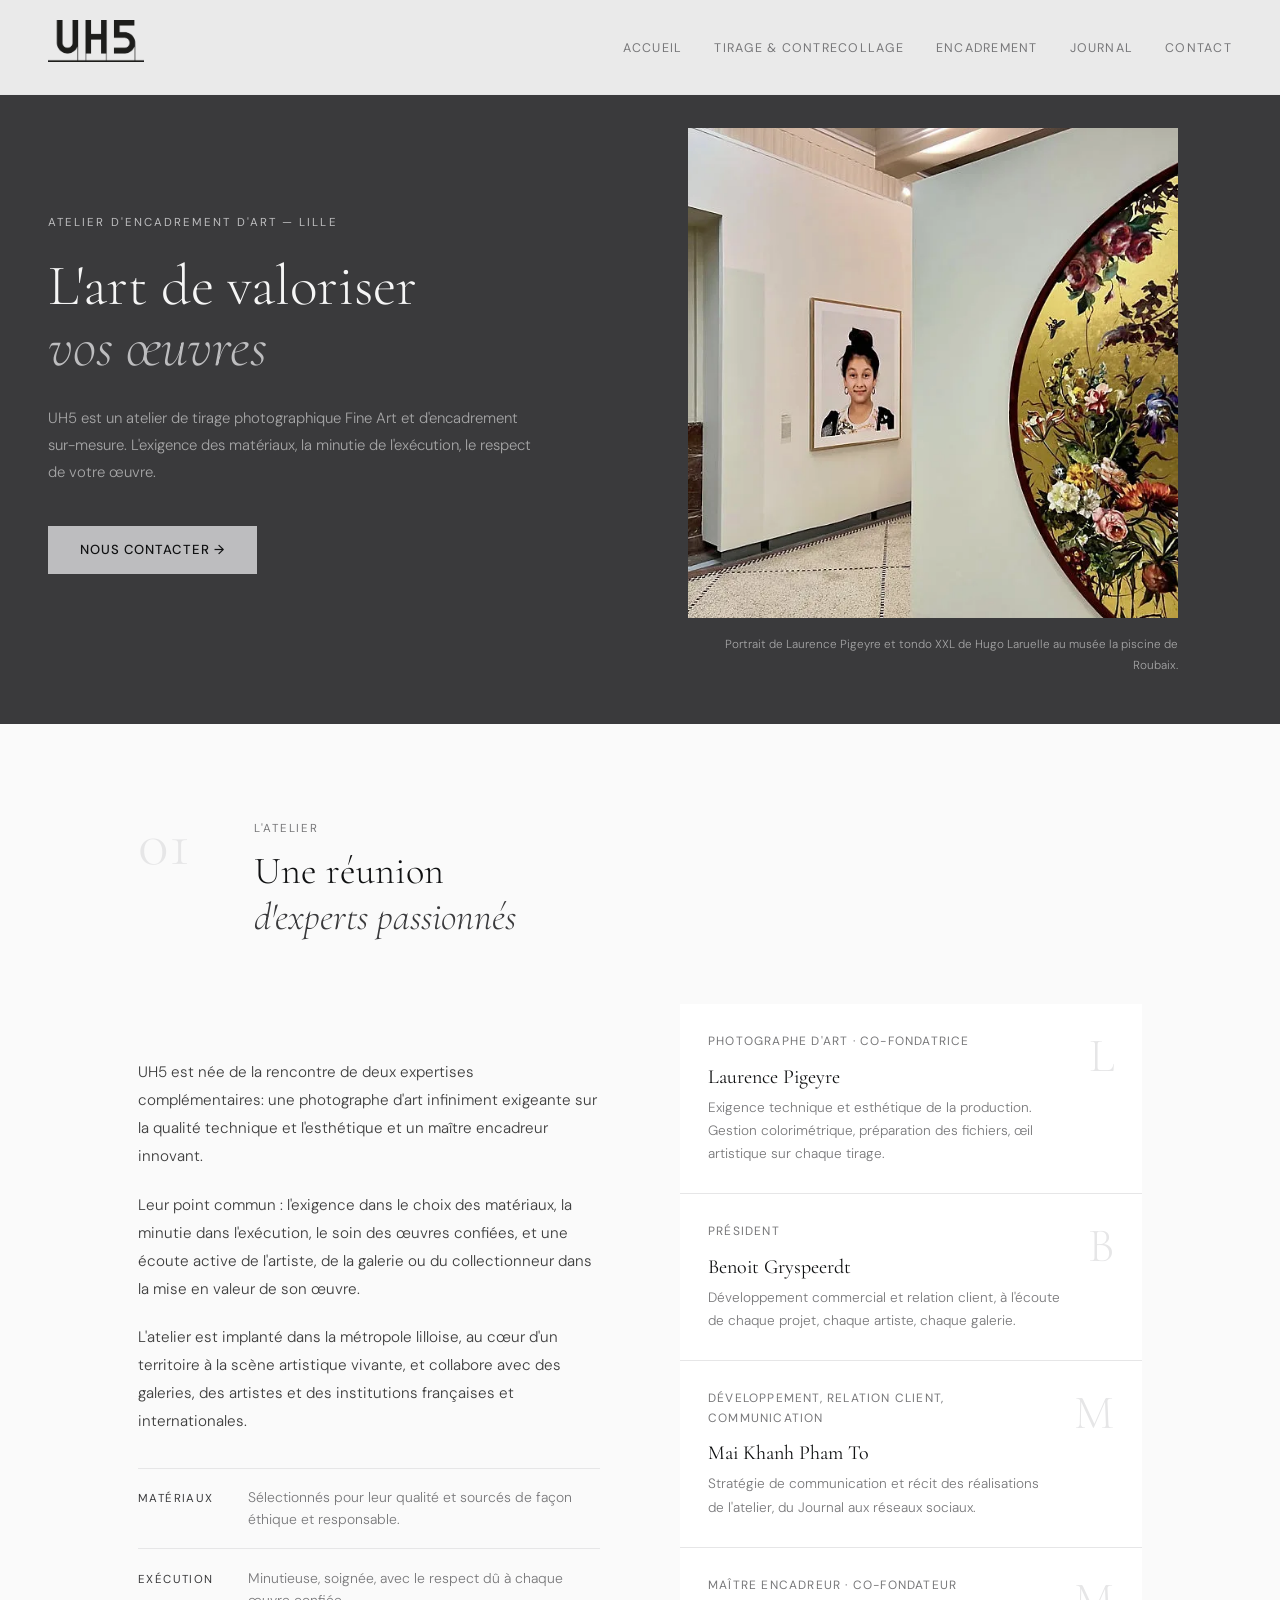
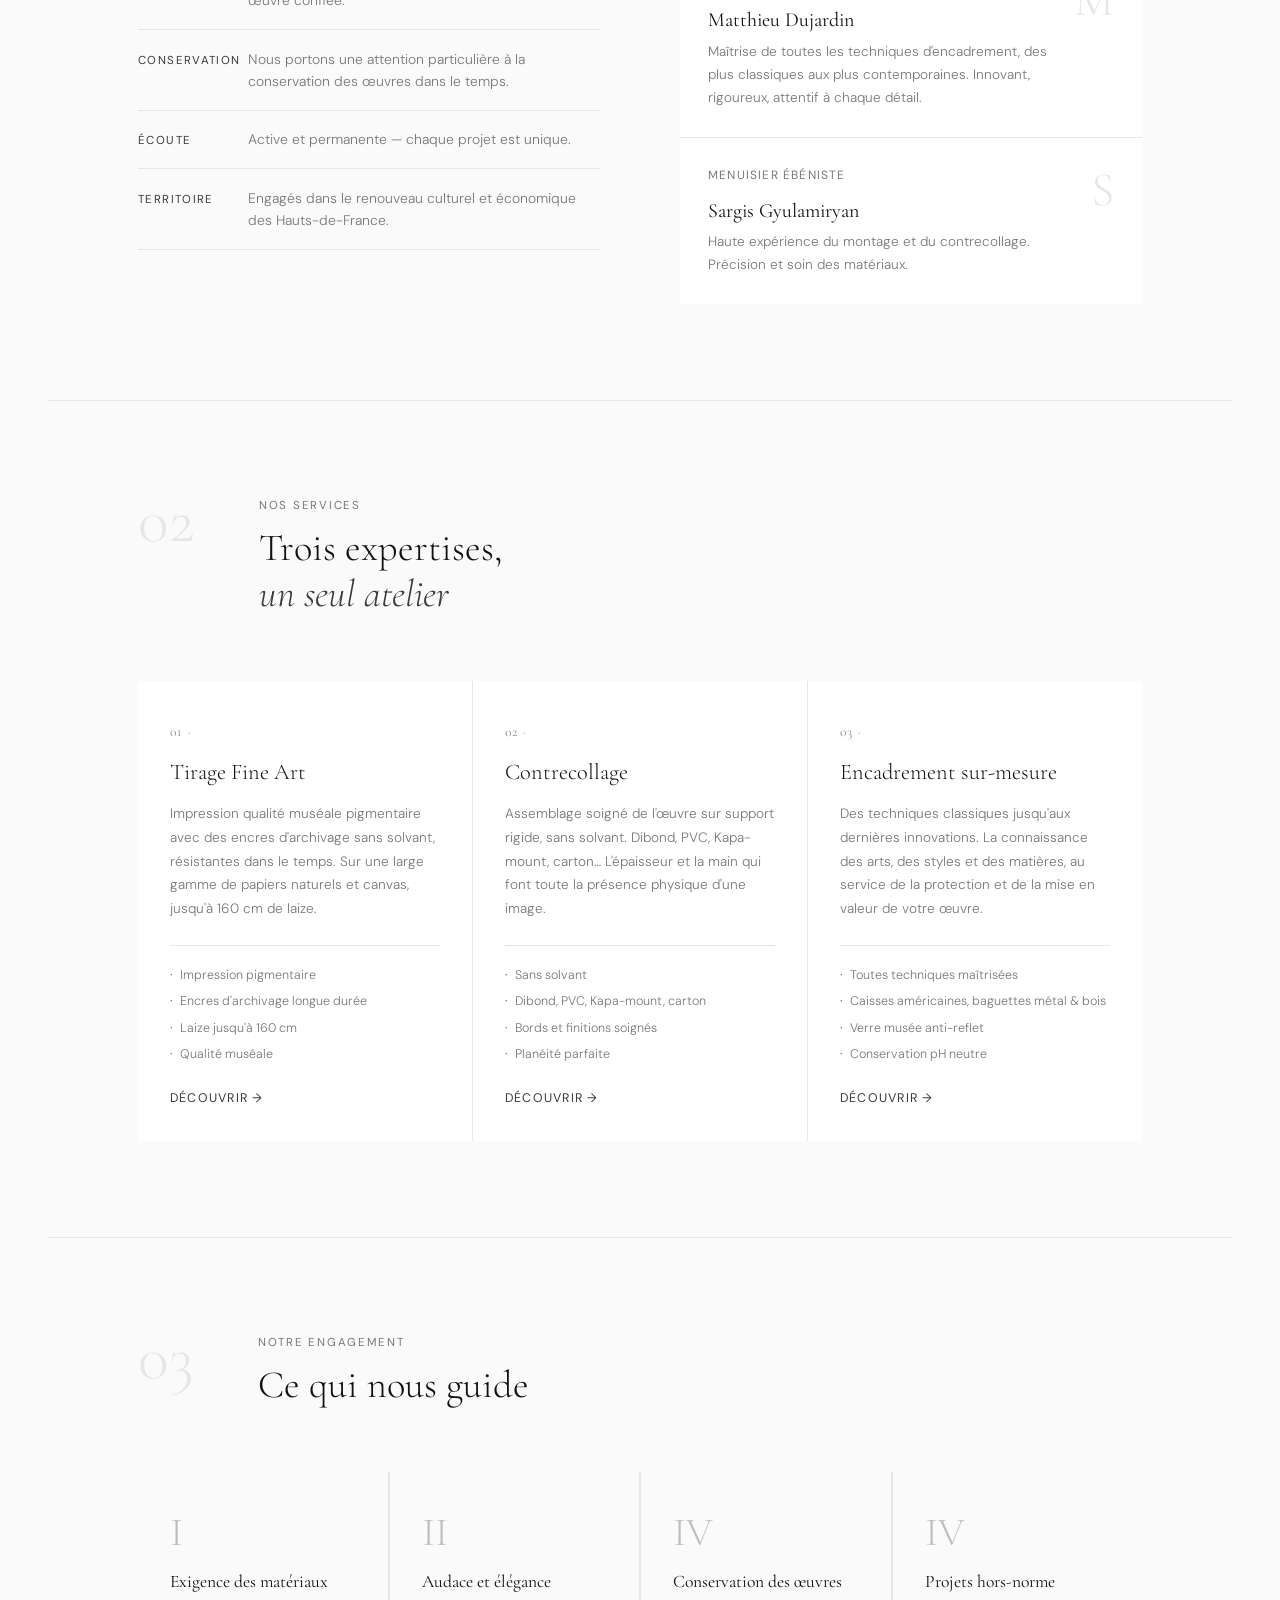
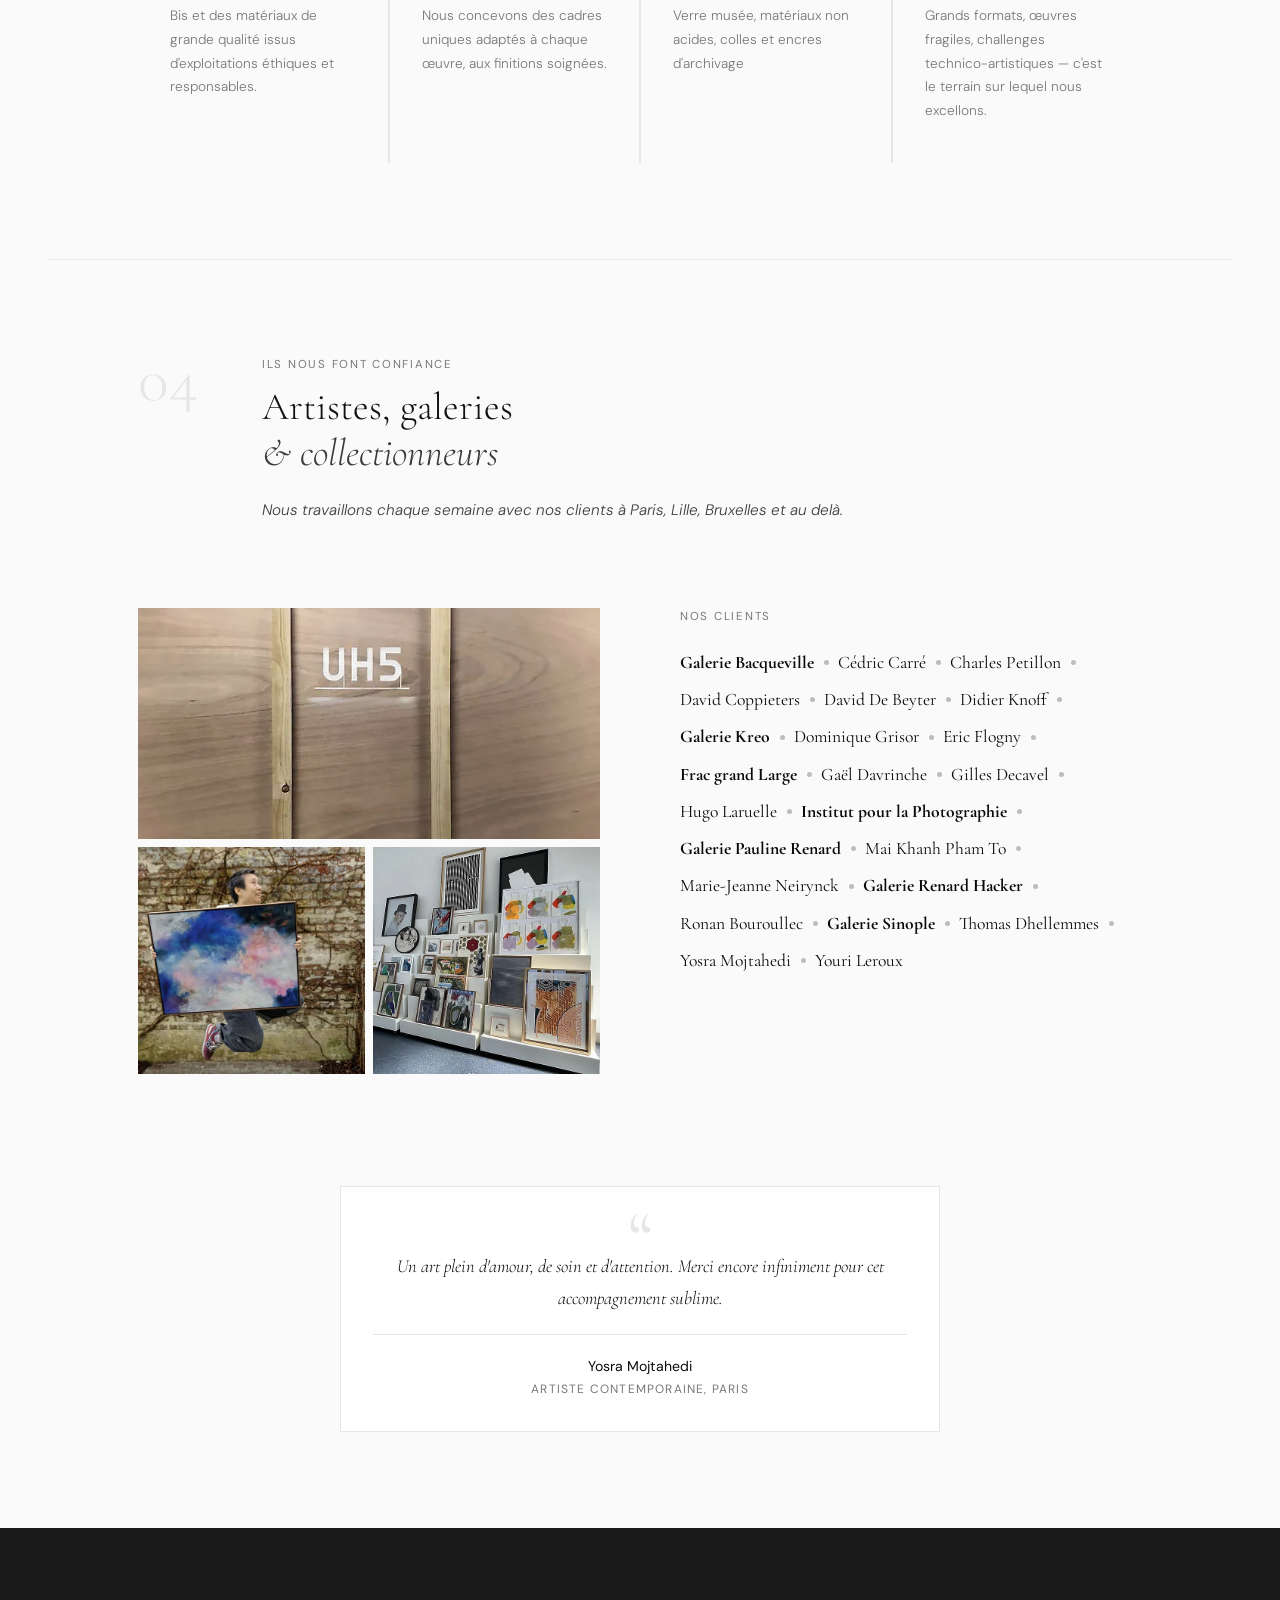
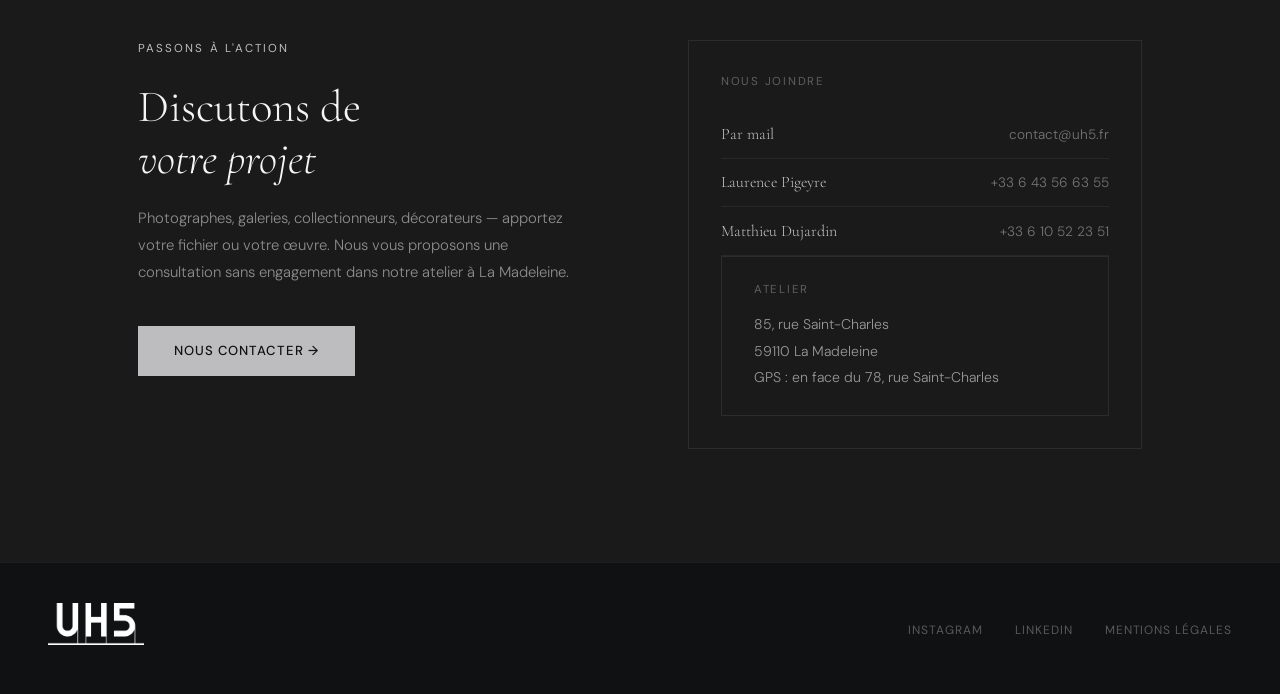
<file: index.html>
<!DOCTYPE html>
<html lang="fr">
<head>
  <meta charset="UTF-8">
  <meta name="viewport" content="width=device-width, initial-scale=1.0">
  <title>UH5 – Tirage Fine Art, Contrecollage & Encadrement à Lille</title>
  <meta name="description" content="UH5 est un atelier spécialisé dans le tirage Fine Art, le contrecollage et l'encadrement sur-mesure à La Madeleine, près de Lille. Qualité muséale, grands formats, experts passionnés.">
  <meta name="keywords" content="tirage fine art Lille, encadrement sur-mesure Nord, contrecollage photo Hauts-de-France, atelier photo Roubaix, impression pigmentaire Lille, encadreur Lille">
  <link rel="canonical" href="https://www.uh5.fr/">
  <link rel="preconnect" href="https://fonts.googleapis.com">
  <link rel="preconnect" href="https://fonts.gstatic.com" crossorigin>
  <link href="https://fonts.googleapis.com/css2?family=Cormorant+Garamond:ital,wght@0,300;0,400;0,500;1,300;1,400&family=DM+Sans:wght@300;400;500&display=swap" rel="stylesheet">
  <link rel="stylesheet" href="style.css">
 <!-- UX NOTE  <script src="https://github.com/ninefortyonestudio/uxnote/releases/download/v1.0.0/uxnote.min-v1.0.0.js"></script> -->
  <link rel="icon" href="./favicon.ico" type="image/x-icon">
  <link rel="shortcut icon" href="./favicon.ico" type="image/x-icon">

</head>

<body>

  <!-- Navigation -->
  <nav>
    <a href="/" class="nav-logo"><img class="nav-logo-img" src="img/logo-uh5_250.webp" alt="Logo UH5"></a>
    

    <ul class="nav-links">
      <li><a href="index.html">Accueil</a></li>
      <li><a href="tirage-contrecollage.html">Tirage & Contrecollage</a></li>
      <li><a href="encadrement.html">Encadrement</a></li>
      <li><a href="https://uhcinq.substack.com" target="_blank" rel="nofollow">Journal</a></li>
      <li><a href="#contact">Contact</a></li>
    </ul>

    <button class="nav-burger" id="burger" aria-label="Menu" aria-expanded="false">
      <span></span>
      <span></span>
      <span></span>
    </button>
  </nav>

  <!-- Menu overlay -->
  <div class="nav-menu" id="nav-menu" role="dialog" aria-label="Navigation principale">
    <ul>
      <li><a href="index.html">Accueil</a></li>
      <li><a href="tirage-contrecollage.html">Tirage & Contrecollage</a></li>
      <li><a href="encadrement.html">Encadrement</a></li>
      <li><a href="https://uhcinq.substack.com" target="_blank" rel="nofollow">Journal</a></li>
      <li><a href="#contact">Contact</a></li>
    </ul>
    <div class="nav-menu-footer">
      <div class="nav-menu-address">
        85, rue Saint-Charles<br>
        59110 La Madeleine
      </div>
      <div class="nav-menu-tel">
        +33 6 43 56 63 55<br>
        +33 6 10 52 23 51
      </div>
    </div>
  </div>

  <!-- Hero split -->
  <section class="hero">
    <div class="hero-left">
      <div class="hero-grain"></div>
      <div class="hero-left-content">
        <span class="hero-eyebrow">Atelier d'encadrement d'art — Lille</span>
        <h1 class="hero-title">L'art de valoriser<br><em>vos œuvres</em></h1>
        <p class="hero-tagline">UH5 est un atelier de tirage photographique Fine Art et d'encadrement sur-mesure. L'exigence des matériaux, la minutie de l'exécution, le respect de votre œuvre.</p>
        <a href="#contact" class="hero-cta">Nous contacter →</a>
      </div>
    </div>
     <div class="hero-right">
      <div class="hero-right-image-container">
      <img src="img/PISCINE HUGO LAURENCE_DxO2.webp" alt="Atelier UH5 — Encadrement sur-mesure" class="hero-right-image">
       <p class="hero-legende">Portrait de Laurence Pigeyre et tondo XXL de Hugo Laruelle au musée la piscine de Roubaix.</p>
      </div>
    </div>
  </section>

  <!-- Qui sommes-nous -->
  <section class="about-section" id="qui">
    <div class="container">
      <div class="section-header">
        <div class="section-num">01</div>
        <div>
          <div class="section-label">L'atelier</div>
          <h2 class="section-title">Une réunion<br><em>d'experts passionnés</em></h2>
        </div>
      </div>
      <div class="about-grid">
        <div class="about-body">
          <p>UH5 est née de la rencontre de deux expertises complémentaires: une photographe d'art infiniment exigeante sur la qualité technique et l'esthétique et un maître encadreur innovant.</p>
          <p>Leur point commun : l'exigence dans le choix des matériaux, la minutie dans l'exécution, le soin des œuvres confiées, et une écoute active de l'artiste, de la galerie ou du collectionneur dans la mise en valeur de son œuvre.</p>
          <p>L'atelier est implanté dans la métropole lilloise, au cœur d'un territoire à la scène artistique vivante, et collabore avec des galeries, des artistes et des institutions françaises et internationales.</p>

          <div class="about-values">
            <div class="about-value">
              <span class="about-value-label">Matériaux</span>
              <p>Sélectionnés pour leur qualité et sourcés de façon éthique et responsable.</p>
            </div>
            <div class="about-value">
              <span class="about-value-label">Exécution</span>
              <p>Minutieuse, soignée, avec le respect dû à chaque œuvre confiée.</p>
            </div>
            <div class="about-value">
              <span class="about-value-label">Conservation</span>
              <p>Nous portons une attention particulière à la conservation des œuvres dans le temps.</p>
            </div>
            <div class="about-value">
              <span class="about-value-label">Écoute</span>
              <p>Active et permanente — chaque projet est unique.</p>
            </div>
            <div class="about-value">
              <span class="about-value-label">Territoire</span>
              <p>Engagés dans le renouveau culturel et économique des Hauts-de-France.</p>
            </div>
          </div>
        </div>

        <div class="team-grid">
          <div class="team-member">
            <div class="team-member-info">
              <div class="team-member-role">Photographe d'art · Co-fondatrice</div>
              <div class="team-member-name">Laurence Pigeyre</div>
              <p class="team-member-desc">Exigence technique et esthétique de la production. Gestion colorimétrique, préparation des fichiers, œil artistique sur chaque tirage.</p>
            </div>
            <div class="team-member-initial">L</div>
          </div>
          <div class="team-member">
            <div class="team-member-info">
              <div class="team-member-role">Président</div>
              <div class="team-member-name">Benoit Gryspeerdt</div>
              <p class="team-member-desc">Développement commercial et relation client, à l'écoute de chaque projet, chaque artiste, chaque galerie. </p>
            </div>
            <div class="team-member-initial">B</div>
          </div>
          <div class="team-member">
            <div class="team-member-info">
              <div class="team-member-role">Développement, Relation client, Communication</div>
              <div class="team-member-name">Mai Khanh Pham To</div>
              <p class="team-member-desc">Stratégie de communication et récit des réalisations de l'atelier, du Journal aux réseaux sociaux.</p>
            </div>
            <div class="team-member-initial">M</div>
          </div>
          <div class="team-member">
            <div class="team-member-info">
              <div class="team-member-role">Maître encadreur · Co-fondateur</div>
              <div class="team-member-name">Matthieu Dujardin</div>
              <p class="team-member-desc">Maîtrise de toutes les techniques d'encadrement, des plus classiques aux plus contemporaines. Innovant, rigoureux, attentif à chaque détail.</p>
            </div>
            <div class="team-member-initial">M</div>
          </div>
          <div class="team-member">
            <div class="team-member-info">
              <div class="team-member-role">Menuisier ébéniste</div>
              <div class="team-member-name">Sargis Gyulamiryan</div>
              <p class="team-member-desc">Haute expérience du montage et du contrecollage. Précision et soin des matériaux.</p>
            </div>
            <div class="team-member-initial">S</div>
          </div>
        </div>
      </div>
    </div>
  </section>
<section class="divide-section"></section>
  <!-- Services -->
  <section class="services-section" id="services">
    <div class="container">
      <div class="section-header">
        <div class="section-num">02</div>
        <div>
          <div class="section-label">Nos services</div>
          <h2 class="section-title">Trois expertises,<br><em>un seul atelier</em></h2>
        </div>
      </div>
      <div class="services-grid">
        <div class="service-card">
          <div class="service-card-num">01 ·</div>
          <h3>Tirage Fine Art</h3>
          <p>Impression qualité muséale pigmentaire avec des encres d'archivage sans solvant, résistantes dans le temps. Sur une large gamme de papiers naturels et canvas, jusqu'à 160 cm de laize.</p>
          <div class="service-specs">
            <span class="service-spec">Impression pigmentaire</span>
            <span class="service-spec">Encres d'archivage longue durée</span>
            <span class="service-spec">Laize jusqu'à 160 cm</span>
            <span class="service-spec">Qualité muséale</span>
          </div>
          <a href="tirage-contrecollage.html" class="service-card-link">Découvrir →</a>
        </div>
        <div class="service-card">
          <div class="service-card-num">02 ·</div>
          <h3>Contrecollage</h3>
          <p>Assemblage soigné de l'œuvre sur support rigide, sans solvant. Dibond, PVC, Kapa-mount, carton… L'épaisseur et la main qui font toute la présence physique d'une image.</p>
          <div class="service-specs">
            <span class="service-spec">Sans solvant</span>
            <span class="service-spec">Dibond, PVC, Kapa-mount, carton</span>
            <span class="service-spec">Bords et finitions soignés</span>
            <span class="service-spec">Planéité parfaite</span>
          </div>
          <a href="tirage-contrecollage.html" class="service-card-link">Découvrir →</a>
        </div>
        <div class="service-card">
          <div class="service-card-num">03 ·</div>
          <h3>Encadrement sur-mesure</h3>
          <p>Des techniques classiques jusqu'aux dernières innovations. La connaissance des arts, des styles et des matières, au service de la protection et de la mise en valeur de votre œuvre.</p>
          <div class="service-specs">
            <span class="service-spec">Toutes techniques maîtrisées</span>
            <span class="service-spec">Caisses américaines, baguettes métal & bois</span>
            <span class="service-spec">Verre musée anti-reflet</span>
            <span class="service-spec">Conservation pH neutre</span>
          </div>
          <a href="encadrement.html" class="service-card-link">Découvrir →</a>
        </div>
      </div>
    </div>
  </section>
<section class="divide-section"></section>
  <!-- Engagements -->
  <section class="engagement-section">
    <div class="container">
      <div class="section-header">
        <div class="section-num">03</div>
        <div>
          <div class="section-label">Notre engagement</div>
          <h2 class="section-title">Ce qui nous guide</h2>
        </div>
      </div>
      <div class="engagement-grid">
        <div class="engagement-item">
          <div class="engagement-num">I</div>
          <h3>Exigence des matériaux</h3>
          <p>Bis et des matériaux de grande qualité issus d'exploitations éthiques et responsables.</p>
        </div>
        <div class="engagement-item">
          <div class="engagement-num">II</div>
          <h3>Audace et élégance</h3>
          <p>Nous concevons des cadres uniques adaptés à chaque œuvre, aux finitions soignées.</p>
        </div>
        <div class="engagement-item">
          <div class="engagement-num">IV</div>
          <h3>Conservation des œuvres</h3>
          <p>Verre musée, matériaux non acides, colles et encres d'archivage</p>
        </div>
        <div class="engagement-item">
          <div class="engagement-num">IV</div>
          <h3>Projets hors-norme</h3>
          <p>Grands formats, œuvres fragiles, challenges technico-artistiques — c'est le terrain sur lequel nous excellons.</p>
        </div>
        
      </div>
    </div>
  </section>


  <section class="divide-section"></section>

  <!-- ─── SECTION RÉFÉRENCES ─── -->

<!-- Remplacer les noms de clients, les src des images, et le témoignage -->

<section class="ref-section">
  <div class="container">

    <div class="ref-header">
      <div class="ref-num">04</div>
      <div>
        <div class="ref-label">Ils nous font confiance</div>
        <h2 class="ref-title">Artistes, galeries<br><em>& collectionneurs</em></h2>
        <h3 class="ref-subtitle">Nous travaillons chaque semaine avec nos clients à Paris, Lille, Bruxelles et au delà.</h2>
      </div>
    </div>

    <div class="ref-body">

      <!-- Photos de réalisations -->
      <div class="ref-photos">
        <div class="ref-photo ref-photo--large">
          <img src="img/ref-boite_DxO2.webp" alt="Réalisation UH5 — tirage Fine Art">
        </div>
        <div class="ref-photo">
          <img src="img/ref_mai_DxO2.webp" alt="Réalisation UH5 — contrecollage">
        </div>
        <div class="ref-photo">
          <img src="img/ref-cadres_DxO2.webp" alt="Réalisation UH5 — encadrement">
        </div>
        
      </div>

      <div class="ref-right">

        <!-- Liste des clients -->
        <div class="ref-clients">
          <div class="ref-clients-label">Nos clients</div>
          <div class="ref-clients-list">
            <span class="ref-client-name"><b>Galerie Bacqueville</b></span><span class="ref-client-sep"></span>
     <span class="ref-client-name">Cédric Carré</span><span class="ref-client-sep"></span>      
<span class="ref-client-name">Charles Petillon</span><span class="ref-client-sep"></span>
<span class="ref-client-name">David Coppieters</span><span class="ref-client-sep"></span>
<span class="ref-client-name">David De Beyter</span><span class="ref-client-sep"></span>
<span class="ref-client-name">Didier Knoff</span><span class="ref-client-sep"></span>
<span class="ref-client-name"><b>Galerie Kreo</b></span></span><span class="ref-client-sep"></span>
<span class="ref-client-name">Dominique Grisor</span><span class="ref-client-sep"></span>
<span class="ref-client-name">Eric Flogny</span><span class="ref-client-sep"></span>
<span class="ref-client-name"><b>Frac grand Large</b></span><span class="ref-client-sep"></span>
<span class="ref-client-name">Gaël Davrinche</span><span class="ref-client-sep"></span>
<span class="ref-client-name">Gilles Decavel</span><span class="ref-client-sep"></span>
<span class="ref-client-name">Hugo Laruelle</span><span class="ref-client-sep"></span>
<span class="ref-client-name"><b>Institut pour la Photographie</b></span><span class="ref-client-sep"></span>
<span class="ref-client-name"><b>Galerie Pauline Renard</b></span><span class="ref-client-sep"></span>
<span class="ref-client-name">Mai Khanh Pham To</span><span class="ref-client-sep"></span>
<span class="ref-client-name">Marie-Jeanne Neirynck</span><span class="ref-client-sep"></span>
<span class="ref-client-name"><b>Galerie Renard Hacker</b></span><span class="ref-client-sep"></span>
<span class="ref-client-name">Ronan Bouroullec</span><span class="ref-client-sep"></span>
<span class="ref-client-name"><b>Galerie Sinople</b></span><span class="ref-client-sep"></span>
<span class="ref-client-name">Thomas Dhellemmes</span><span class="ref-client-sep"></span>
<span class="ref-client-name">Yosra Mojtahedi</span><span class="ref-client-sep"></span>
<span class="ref-client-name">Youri Leroux</span>
          </div>
        </div>

        <!-- Témoignage -->
        <div class="ref-testimonial">
          <div class="ref-testimonial-text">
            Un art plein d'amour, de soin et d'attention. Merci encore infiniment pour cet accompagnement sublime.
               </div>
          <div class="ref-testimonial-author">
            <div class="ref-testimonial-name">Yosra Mojtahedi</div>
            <div class="ref-testimonial-role">Artiste contemporaine, Paris</div>
          </div>
        </div>

      </div>
    </div>

  </div>
</section>



 <!-- CTA / Contact -->
  <section class="cta-section" id="contact">
    <div class="container">
      <div class="cta-grid">
        <div class="cta-left">
          <div class="cta-eyebrow">Passons à l'action</div>
          <h2 class="cta-title">Discutons de<br><em>votre projet</em></h2>
          <p class="cta-text">Photographes, galeries, collectionneurs, décorateurs — apportez votre fichier ou votre œuvre. Nous vous proposons une consultation sans engagement dans notre atelier à La Madeleine.</p>
          <div class="cta-buttons">
              <a href="mailto:contact@uh5.fr" class="btn-primary">Nous contacter →</a>
            </div>
        </div>
        <div class="cta-right">
          <div class="contact-block">
            <div class="contact-block-title">Nous joindre</div>
            <div class="contact-person">
              <span class="contact-name">Par mail</span>
              <span class="contact-tel">contact@uh5.fr</span>
            </div>
             <div class="contact-person">
              <span class="contact-name">Laurence Pigeyre</span>
               <span><a class="contact-tel" href="tel:0643566355">+33 6 43 56 63 55</a></span>
            </div>
            <div class="contact-person">
              <span class="contact-name">Matthieu Dujardin</span>
              <span><a class="contact-tel" href="tel:0610522351">+33 6 10 52 23 51</a></span>
            </div>
          <div class="address-block">
            <div class="address-title">Atelier</div>
            <div class="address-text">
              85, rue Saint-Charles<br>
              59110 La Madeleine<br>
              GPS : en face du 78, rue Saint-Charles
            </div>
          </div>
        </div>
      </div>
    </div>
  </section>

  <!-- Footer -->
<footer>
    <span class="footer-logo"><img class="nav-logo-img" src="img/logo-uh5_250_w.webp" alt="Logo UH5"></span>
    
    
    <ul class="footer-links">
      <li><a href="https://www.instagram.com/uh5_roubaix/">Instagram</a></li>
      <li><a href="https://www.linkedin.com/company/uh5/">Linkedin</a></li>
      <li><a href="mentions_legales.html">Mentions légales</a></li>
      </ul>
  </footer>

  <script>
    const burger = document.getElementById('burger');
    const menu = document.getElementById('nav-menu');

    burger.addEventListener('click', () => {
      const isOpen = menu.classList.toggle('is-open');
      burger.classList.toggle('is-open', isOpen);
      burger.setAttribute('aria-expanded', isOpen);
      document.body.style.overflow = isOpen ? 'hidden' : '';
    });

    // Fermer le menu au clic sur un lien
    menu.querySelectorAll('a').forEach(link => {
      link.addEventListener('click', () => {
        menu.classList.remove('is-open');
        burger.classList.remove('is-open');
        burger.setAttribute('aria-expanded', 'false');
        document.body.style.overflow = '';
      });
    });

    // Fermer avec Échap
    document.addEventListener('keydown', e => {
      if (e.key === 'Escape' && menu.classList.contains('is-open')) {
        menu.classList.remove('is-open');
        burger.classList.remove('is-open');
        burger.setAttribute('aria-expanded', 'false');
        document.body.style.overflow = '';
        burger.focus();
      }
    });
  </script>

</body>
</html>
</file>
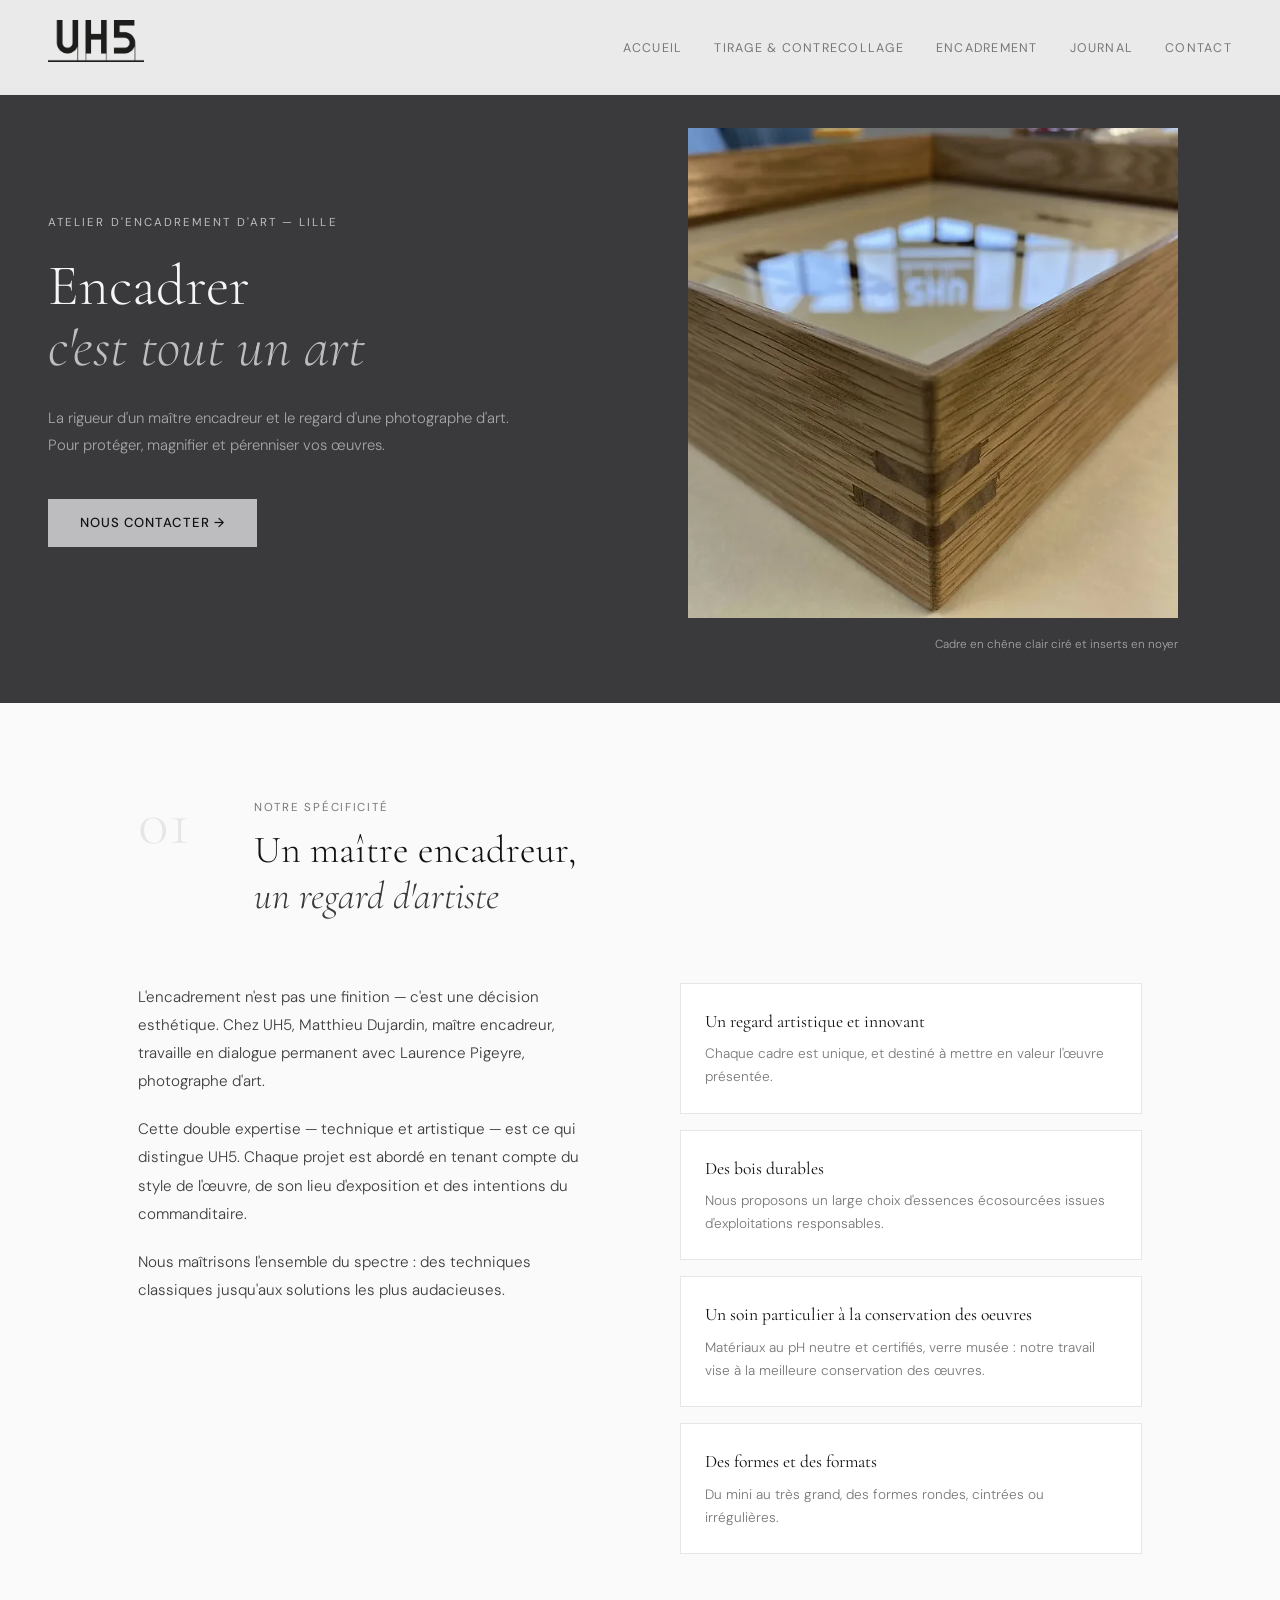
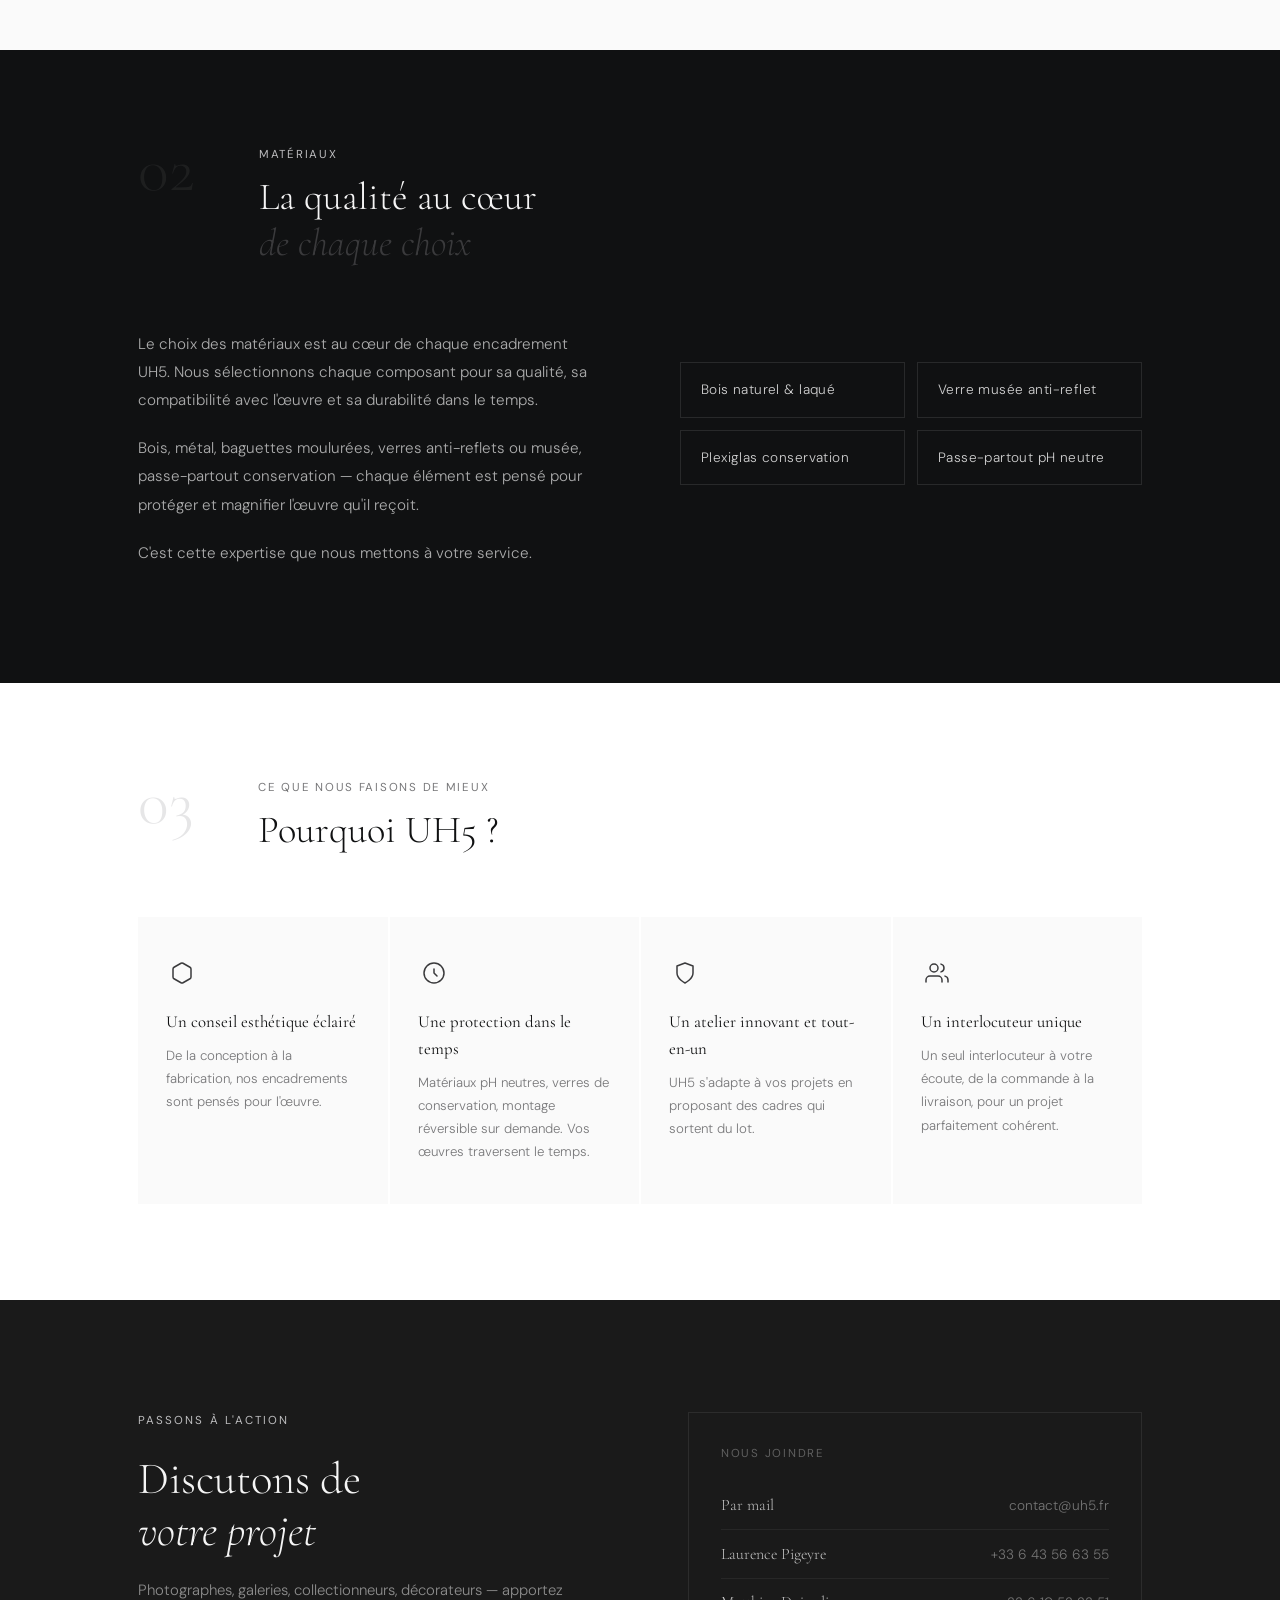
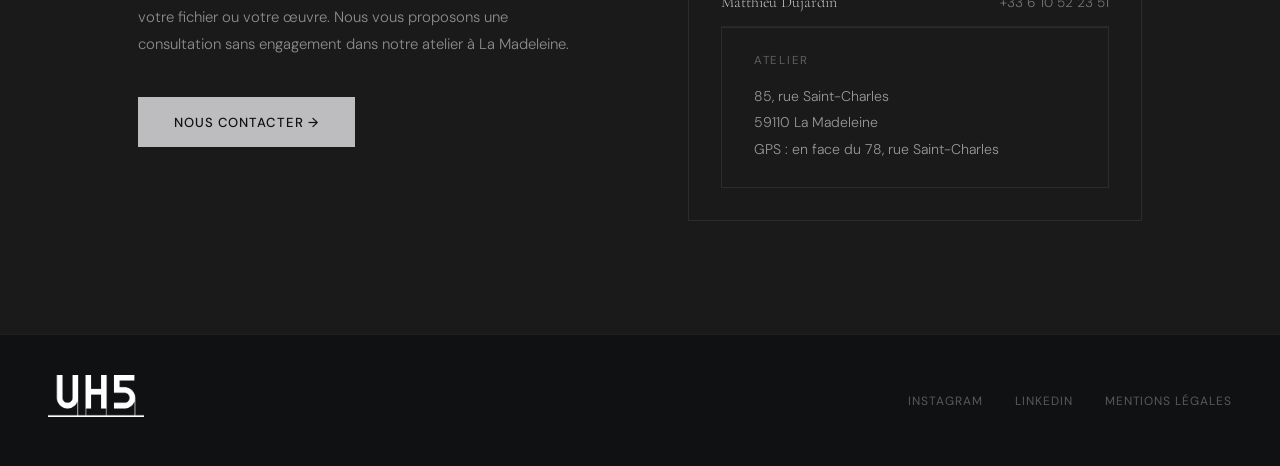
<file: encadrement.html>
<!DOCTYPE html>
<html lang="fr">
<head>
  <meta charset="UTF-8">
  <meta name="viewport" content="width=device-width, initial-scale=1.0">
  <title>Encadrement sur-mesure à Lille – Maître Encadreur – UH5</title>
  <meta name="description" content="UH5 encadre vos œuvres, photographies et documents avec la rigueur d'un maître encadreur et le regard d'une photographe d'art. Atelier à La Madeleine, Lille (Nord). Sur-mesure, conservation, galerie.">
  <meta name="keywords" content="encadrement sur-mesure Lille, encadreur Roubaix, encadrement œuvre d'art Nord, caisse américaine Hauts-de-France, encadrement galerie Lille, encadrement photo fine art, maître encadreur Hauts-de-France">
  <link rel="canonical" href="https://www.uh5.fr/encadrement.html">
  <link rel="preconnect" href="https://fonts.googleapis.com">
  <link rel="preconnect" href="https://fonts.gstatic.com" crossorigin>
  <link href="https://fonts.googleapis.com/css2?family=Cormorant+Garamond:ital,wght@0,300;0,400;0,500;1,300;1,400&family=DM+Sans:wght@300;400;500&display=swap" rel="stylesheet">
  <link rel="stylesheet" href="style.css">
   <!-- UX NOTE  <script src="https://github.com/ninefortyonestudio/uxnote/releases/download/v1.0.0/uxnote.min-v1.0.0.js"></script> -->
    <link rel="icon" href="./favicon.ico" type="image/x-icon">
  <link rel="shortcut icon" href="./favicon.ico" type="image/x-icon">


  
</head>
<body>

<!-- Navigation -->
  <nav>
    <a href="/" class="nav-logo"><img class="nav-logo-img" src="img/logo-uh5_250.webp" alt="Logo UH5"></a>
    

    <ul class="nav-links">
      <li><a href="index.html">Accueil</a></li>
      <li><a href="tirage-contrecollage.html">Tirage & Contrecollage</a></li>
      <li><a href="encadrement.html">Encadrement</a></li>
      <li><a href="https://uhcinq.substack.com" target="_blank" rel="nofollow">Journal</a></li>
      <li><a href="#contact">Contact</a></li>
    </ul>

    <button class="nav-burger" id="burger" aria-label="Menu" aria-expanded="false">
      <span></span>
      <span></span>
      <span></span>
    </button>
  </nav>

  <!-- Menu overlay -->
  <div class="nav-menu" id="nav-menu" role="dialog" aria-label="Navigation principale">
    <ul>
      <li><a href="index.html">Accueil</a></li>
      <li><a href="tirage-contrecollage.html">Tirage & Contrecollage</a></li>
      <li><a href="encadrement.html">Encadrement</a></li>
      <li><a href="https://uhcinq.substack.com" target="_blank" rel="nofollow">Journal</a></li>
      <li><a href="#contact">Contact</a></li>
    </ul>
    <div class="nav-menu-footer">
      <div class="nav-menu-address">
        85, rue Saint-Charles<br>
        59110 La Madeleine
      </div>
      <div class="nav-menu-tel">
        +33 6 43 56 63 55<br>
        +33 6 10 52 23 51
      </div>
    </div>
  </div>


<!-- Hero split -->
  <section class="hero">
    <div class="hero-left">
      <div class="hero-grain"></div>
      <div class="hero-left-content">
       <span class="hero-eyebrow">Atelier d'encadrement d'art — Lille</span>
        <h1 class="hero-title">Encadrer<br><em>c'est tout un art</em></h1>
        <p class="hero-tagline">La rigueur d'un maître encadreur et le regard d'une photographe d'art. Pour protéger, magnifier et pérenniser vos œuvres.</p>
        <a href="#contact" class="hero-cta">Nous contacter →</a>
      </div>
    </div>
     <div class="hero-right">
      <div class="hero-right-image-container">
      <img src="img/chene clair_DxO2.webp" alt="Atelier UH5 — Encadrement sur-mesure" class="hero-right-image">
       <p class="hero-legende">Cadre en chêne clair ciré et inserts en noyer</p>
      </div>
    </div>
  </section>


  <!-- Tirage Fine Art -->
  <section class="tirage-section">
    <div class="container">
      <div class="section-header">
        <div class="section-num">01</div>
        <div>
          <div class="section-label">Notre spécificité</div>
          <h2 class="section-title">Un maître encadreur,<br><em>un regard d'artiste</em></h2>
        </div>
      </div>
      <div class="tirage-grid">
        <div class="tirage-body">
          <p>L'encadrement n'est pas une finition — c'est une décision esthétique. Chez UH5, Matthieu Dujardin, maître encadreur, travaille en dialogue permanent avec Laurence Pigeyre, photographe d'art.</p>
          <p>Cette double expertise — technique et artistique — est ce qui distingue UH5. Chaque projet est abordé en tenant compte du style de l'œuvre, de son lieu d'exposition et des intentions du commanditaire.</p>
          <p>Nous maîtrisons l'ensemble du spectre : des techniques classiques jusqu'aux solutions les plus audacieuses.</p>

          
        </div>
        <div class="tirage-cards">
          <div class="tirage-card">
            <h3>Un regard artistique et innovant</h3>
            <p>Chaque cadre est unique, et destiné à mettre en valeur l'œuvre présentée.</p>
          </div>
          <div class="tirage-card">
            <h3>Des bois durables</h3>
            <p>Nous proposons un large choix d'essences écosourcées issues d'exploitations responsables.</p>
          </div>
          <div class="tirage-card">
            <h3>Un soin particulier à la conservation des oeuvres</h3>
            <p>Matériaux au pH neutre et certifiés, verre musée : notre travail vise à la meilleure conservation des œuvres.</div>
          <div class="tirage-card">
            <h3>Des formes et des formats</h3>
            <p>Du mini au très grand, des formes rondes, cintrées ou irrégulières.</p>
          </div>
        </div>
      </div>
    </div>
  </section>

  <!-- Contrecollage -->
  <section class="contrecollage-section">
    <div class="container">
      <div class="section-header">
        <div class="section-num">02</div>
        <div>
          <div class="section-label">Matériaux</div>
          <h2 class="section-title">La qualité au cœur<br><em>de chaque choix</em></em></h2>
        </div>
      </div>
      <div class="cc-grid">
        <div class="cc-body">
          <p>Le choix des matériaux est au cœur de chaque encadrement UH5. Nous sélectionnons chaque composant pour sa qualité, sa compatibilité avec l'œuvre et sa durabilité dans le temps.</p>
          <p>Bois, métal, baguettes moulurées, verres anti-reflets ou musée, passe-partout conservation — chaque élément est pensé pour protéger et magnifier l'œuvre qu'il reçoit.</p>
          <p> C'est cette expertise que nous mettons à votre service.</p>
      
          
        </div>
        <div class="cc-supports">


            <div class="cc-support">Bois naturel & laqué</div>
            <div class="cc-support">Verre musée anti-reflet</div>
            <div class="cc-support">Plexiglas conservation</div>
            <div class="cc-support">Passe-partout pH neutre</div>
    
          </div>
      </div>
    </div>
  </section>

  <!-- Benefits -->
  <section class="benefits-section">
    <div class="container">
      <div class="section-header">
        <div class="section-num" style="color: var(--light-gray);">03</div>
        <div>
          <div class="section-label">Ce que nous faisons de mieux</div>
          <h2 class="section-title">Pourquoi UH5 ?</h2>
        </div>
      </div>
      <div class="benefits-grid">
        <div class="benefit-item">
          <div class="benefit-icon">
            <svg width="24" height="24" viewBox="0 0 24 24" fill="none" stroke-width="1.5" stroke-linecap="round" stroke-linejoin="round">
              <path d="M21 16V8a2 2 0 0 0-1-1.73l-7-4a2 2 0 0 0-2 0l-7 4A2 2 0 0 0 3 8v8a2 2 0 0 0 1 1.73l7 4a2 2 0 0 0 2 0l7-4A2 2 0 0 0 21 16z"/>
            </svg>
          </div>
          <h3>Un conseil esthétique éclairé</h3>
          <p>De la conception à la fabrication, nos encadrements sont pensés pour l'œuvre.</p>
        </div>
        <div class="benefit-item">
          <div class="benefit-icon">
             <svg width="24" height="24" viewBox="0 0 24 24" fill="none" stroke-width="1.5" stroke-linecap="round" stroke-linejoin="round">
              <circle cx="12" cy="12" r="10"/><path d="M12 8v4l3 3"/>
            </svg>
          </div>
          <h3>Une protection dans le temps</h3>
          <p>Matériaux pH neutres, verres de conservation, montage réversible sur demande. Vos œuvres traversent le temps.</p>
        </div>
        <div class="benefit-item">
          <div class="benefit-icon">
            <svg width="24" height="24" viewBox="0 0 24 24" fill="none" stroke-width="1.5" stroke-linecap="round" stroke-linejoin="round">
              <path d="M12 22s8-4 8-10V5l-8-3-8 3v7c0 6 8 10 8 10z"/>
            </svg>
          </div>
          <h3>Un atelier innovant et tout-en-un</h3>
          <p>UH5 s'adapte à vos projets en proposant des cadres qui sortent du lot.</p>
       </p>
        </div>
        <div class="benefit-item">
          <div class="benefit-icon">
            <svg width="24" height="24" viewBox="0 0 24 24" fill="none" stroke-width="1.5" stroke-linecap="round" stroke-linejoin="round">
              <path d="M17 21v-2a4 4 0 0 0-4-4H5a4 4 0 0 0-4 4v2"/><circle cx="9" cy="7" r="4"/><path d="M23 21v-2a4 4 0 0 0-3-3.87"/><path d="M16 3.13a4 4 0 0 1 0 7.75"/>
            </svg>
          </div>
          <h3>Un interlocuteur unique</h3>
          <p>Un seul interlocuteur à votre écoute, de la commande à la livraison, pour un projet parfaitement cohérent.</p>
        </div>
      </div>
    </div>
  </section>



 <!-- CTA / Contact -->
  <section class="cta-section" id="contact">
    <div class="container">
      <div class="cta-grid">
        <div class="cta-left">
          <div class="cta-eyebrow">Passons à l'action</div>
          <h2 class="cta-title">Discutons de<br><em>votre projet</em></h2>
          <p class="cta-text">Photographes, galeries, collectionneurs, décorateurs — apportez votre fichier ou votre œuvre. Nous vous proposons une consultation sans engagement dans notre atelier à La Madeleine.</p>
          <div class="cta-buttons">
              <a href="mailto:contact@uh5.fr" class="btn-primary">Nous contacter →</a>
            </div>
        </div>
        <div class="cta-right">
          <div class="contact-block">
            <div class="contact-block-title">Nous joindre</div>
            <div class="contact-person">
              <span class="contact-name">Par mail</span>
              <span class="contact-tel">contact@uh5.fr</span>
            </div>
             <div class="contact-person">
              <span class="contact-name">Laurence Pigeyre</span>
               <span><a class="contact-tel" href="tel:0643566355">+33 6 43 56 63 55</a></span>
            </div>
            <div class="contact-person">
              <span class="contact-name">Matthieu Dujardin</span>
              <span><a class="contact-tel" href="tel:0610522351">+33 6 10 52 23 51</a></span>
            </div>
          <div class="address-block">
            <div class="address-title">Atelier</div>
            <div class="address-text">
              85, rue Saint-Charles<br>
              59110 La Madeleine<br>
              GPS : en face du 78, rue Saint-Charles
            </div>
          </div>
        </div>
      </div>
    </div>
  </section>

  <!-- Footer -->
  <footer>
    <span class="footer-logo"><img class="nav-logo-img" src="img/logo-uh5_250_w.webp" alt="Logo UH5"></span>
    
     <ul class="footer-links">
      <li><a href="https://www.instagram.com/uh5_roubaix/">Instagram</a></li>
      <li><a href="https://www.linkedin.com/company/uh5/">Linkedin</a></li>
      <li><a href="mentions_legales.html">Mentions légales</a></li>
      </ul>
  </footer>

  <script>
    const burger = document.getElementById('burger');
    const menu = document.getElementById('nav-menu');

    burger.addEventListener('click', () => {
      const isOpen = menu.classList.toggle('is-open');
      burger.classList.toggle('is-open', isOpen);
      burger.setAttribute('aria-expanded', isOpen);
      document.body.style.overflow = isOpen ? 'hidden' : '';
    });

    // Fermer le menu au clic sur un lien
    menu.querySelectorAll('a').forEach(link => {
      link.addEventListener('click', () => {
        menu.classList.remove('is-open');
        burger.classList.remove('is-open');
        burger.setAttribute('aria-expanded', 'false');
        document.body.style.overflow = '';
      });
    });

    // Fermer avec Échap
    document.addEventListener('keydown', e => {
      if (e.key === 'Escape' && menu.classList.contains('is-open')) {
        menu.classList.remove('is-open');
        burger.classList.remove('is-open');
        burger.setAttribute('aria-expanded', 'false');
        document.body.style.overflow = '';
        burger.focus();
      }
    });
  </script>

</body>
</html>
</file>
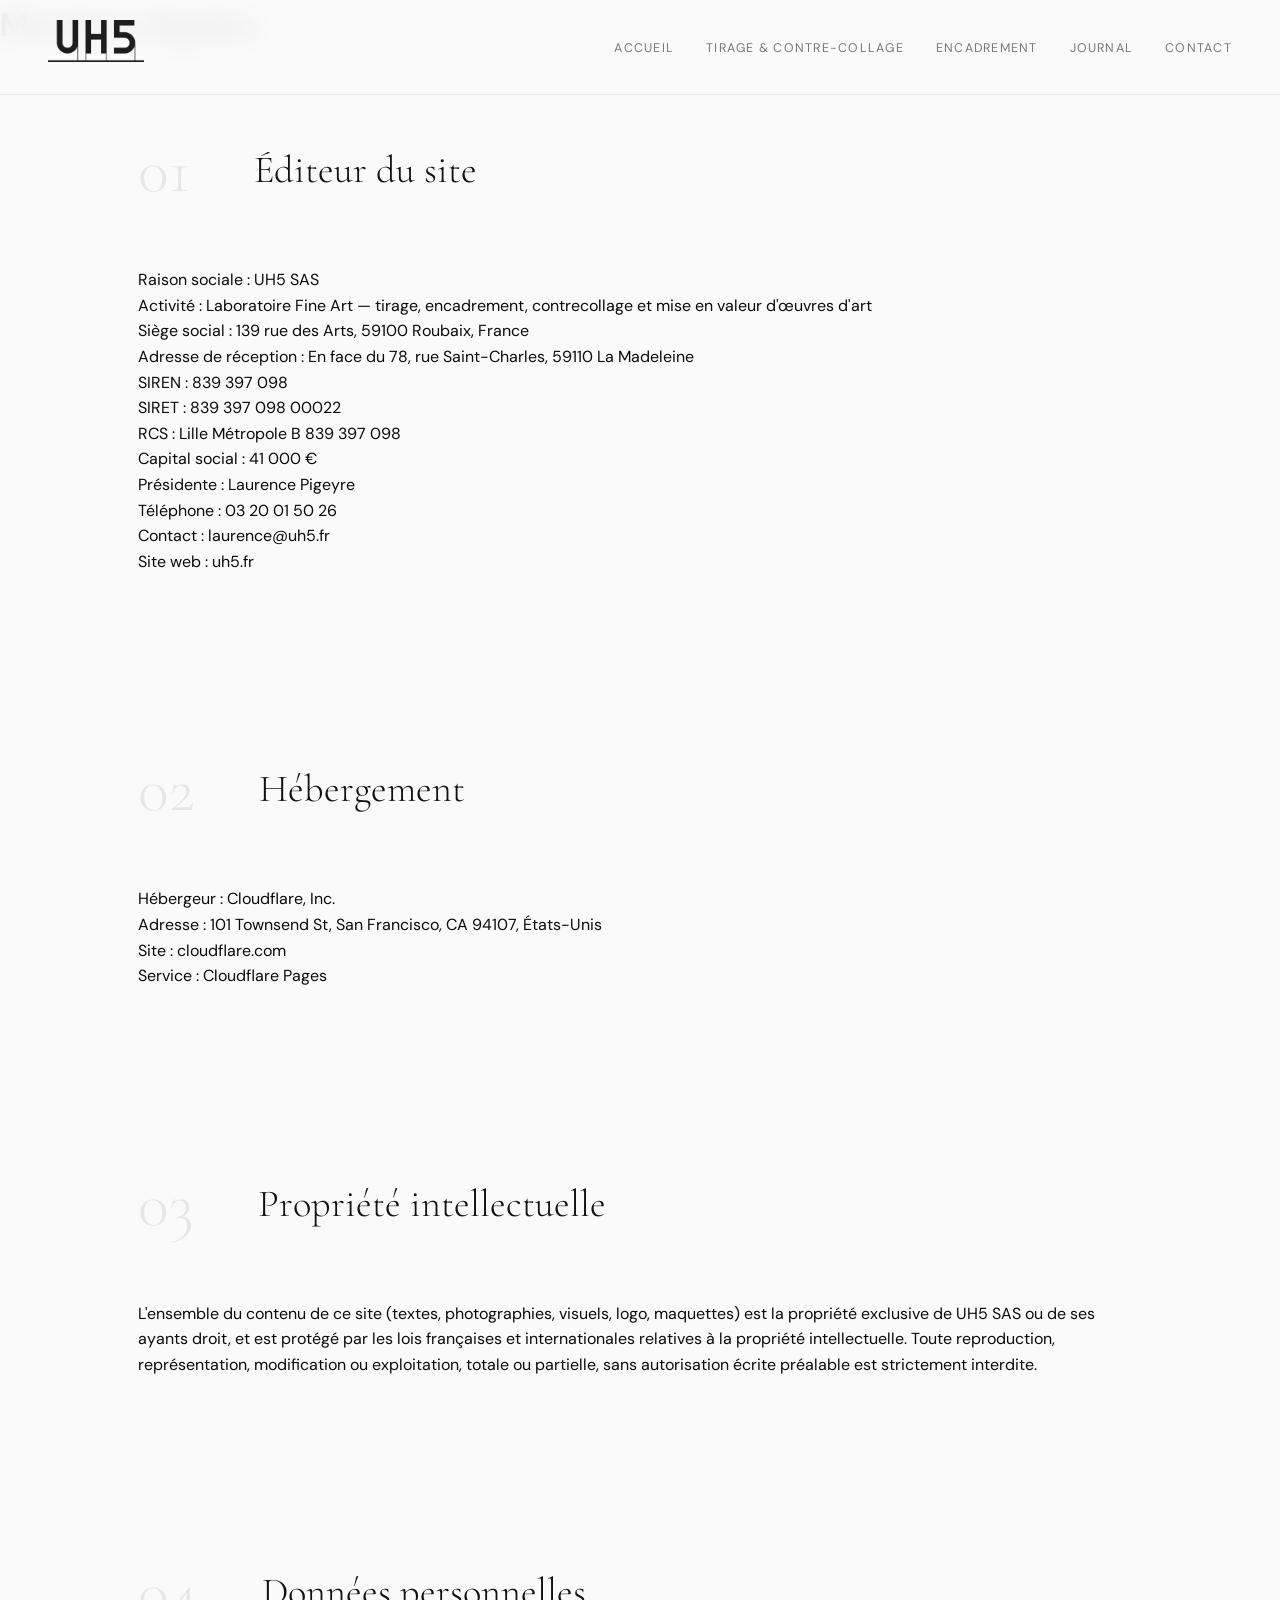
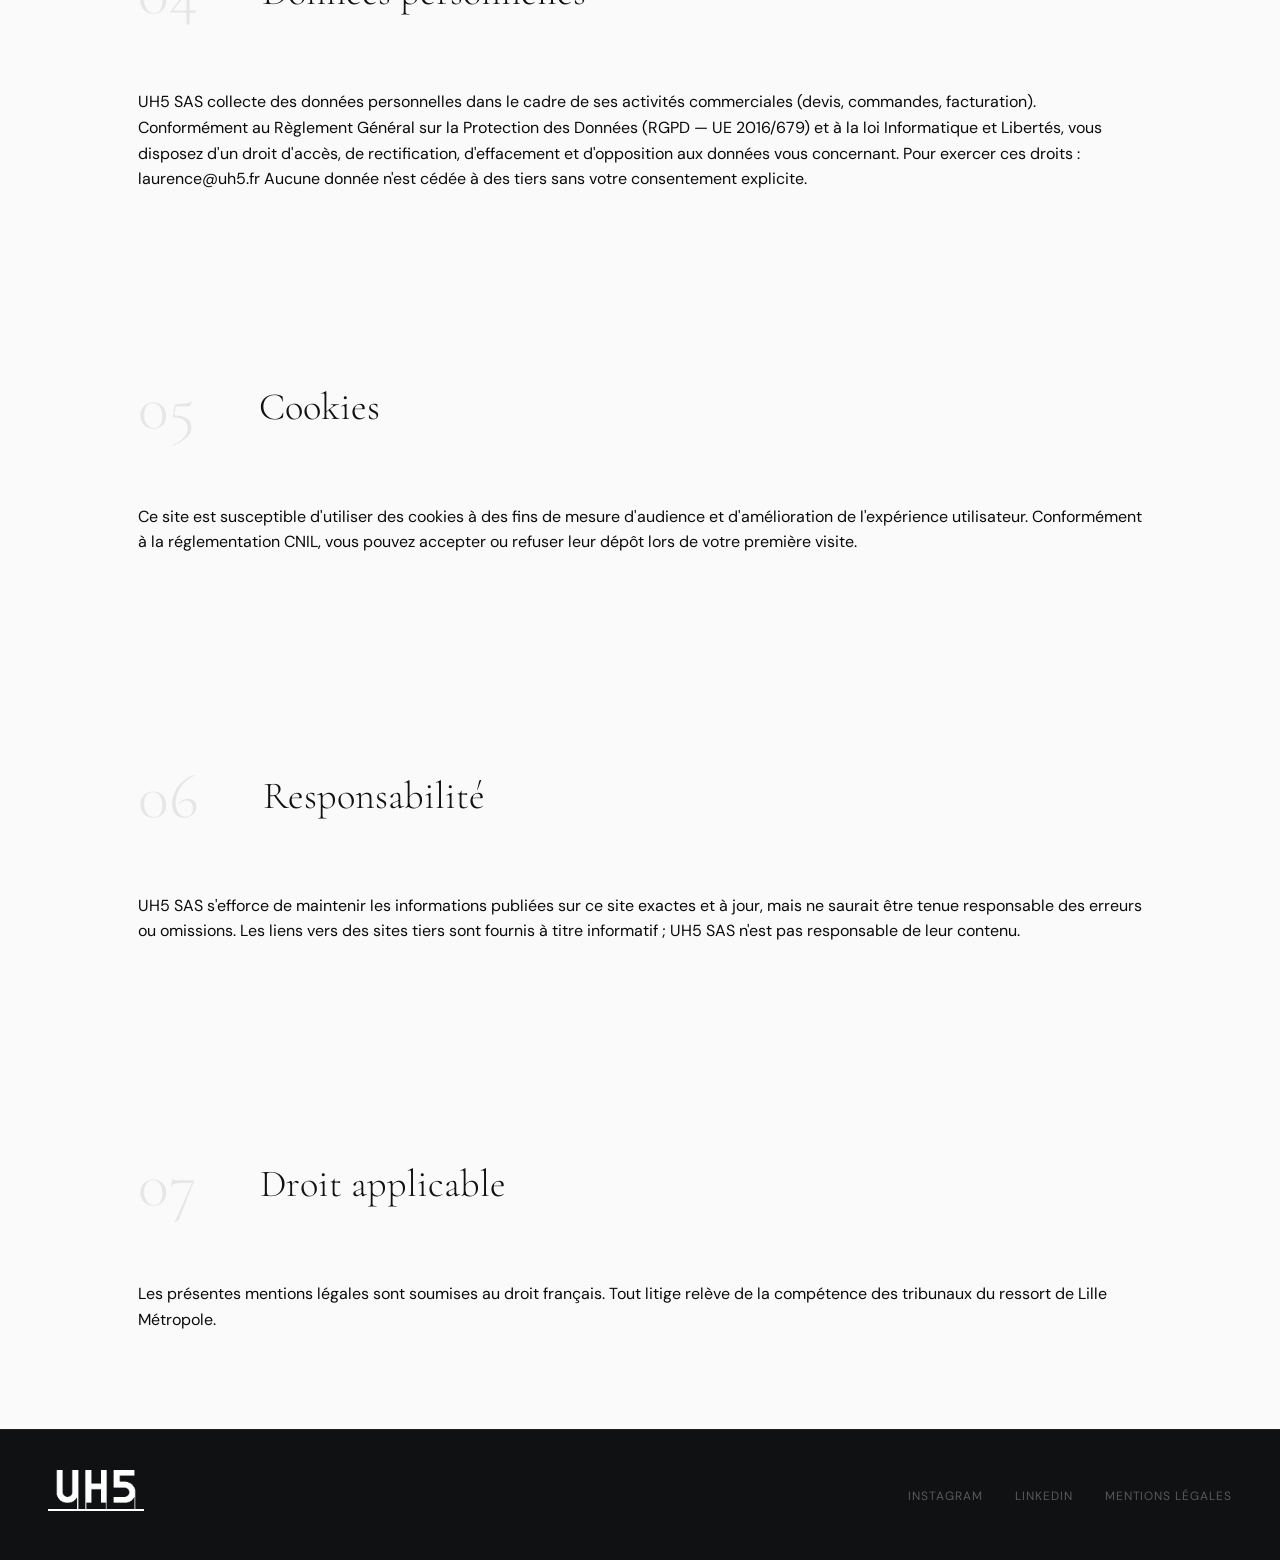
<file: mentions_legales.html>
<!DOCTYPE html>
<html lang="fr">
<head>
<meta charset="UTF-8">
  <meta name="viewport" content="width=device-width, initial-scale=1.0">
  <title>UH5 – Tirage Fine Art, Contre-collage & Encadrement à Lille</title>
  <meta name= »robots » content= »noindex, nofollow »>
  <link rel="canonical" href="https://www.uh5.fr/mentions_legales.html">
  <link rel="preconnect" href="https://fonts.googleapis.com">
  <link rel="preconnect" href="https://fonts.gstatic.com" crossorigin>
  <link href="https://fonts.googleapis.com/css2?family=Cormorant+Garamond:ital,wght@0,300;0,400;0,500;1,300;1,400&family=DM+Sans:wght@300;400;500&display=swap" rel="stylesheet">
  <link rel="stylesheet" href="style.css">
    <link rel="icon" href="./favicon.ico" type="image/x-icon">
  <link rel="shortcut icon" href="./favicon.ico" type="image/x-icon">

</head>

<body>

   <!-- Navigation -->
  <nav>
    <a href="/" class="nav-logo"><img class="nav-logo-img" src="img/logo-uh5_250.webp" alt="Logo UH5"></a>
    

    <ul class="nav-links">
      <li><a href="index.html">Accueil</a></li>
      <li><a href="tirage-contrecollage.html">Tirage & Contre-collage</a></li>
      <li><a href="encadrement.html">Encadrement</a></li>
      <li><a href="https://uhcinq.substack.com" target="_blank" rel="nofollow">Journal</a></li>
      <li><a href="#contact">Contact</a></li>
    </ul>

    <button class="nav-burger" id="burger" aria-label="Menu" aria-expanded="false">
      <span></span>
      <span></span>
      <span></span>
    </button>
  </nav>

  <!-- Menu overlay -->
  <div class="nav-menu" id="nav-menu" role="dialog" aria-label="Navigation principale">
    <ul>
      <li><a href="index.html">Accueil</a></li>
      <li><a href="tirage-contrecollage.html">Tirage & Contre-collage</a></li>
      <li><a href="encadrement.html">Encadrement</a></li>
      <li><a href="https://uhcinq.substack.com" target="_blank" rel="nofollow">Journal</a></li>
      <li><a href="#contact">Contact</a></li>
    </ul>
    <div class="nav-menu-footer">
      <div class="nav-menu-address">
        85, rue Saint-Charles<br>
        59110 La Madeleine
      </div>
      <div class="nav-menu-tel">
        +33 6 43 56 63 55<br>
        +33 6 10 52 23 51
      </div>
    </div>
  </div>

<h1>Mentions légales</h1>

   <!-- Qui sommes-nous -->
  <section class="about-section" id="editeur">
    <div class="container">
      <div class="section-header">
        <div class="section-num">01</div>
        <div>
          <h2 class="section-title">Éditeur du site</h2>
        </div>
      </div>
      
        <div class="about-body">
         Raison sociale : UH5 SAS <br>
        Activité : Laboratoire Fine Art — tirage, encadrement, contrecollage et mise en valeur d'œuvres d'art <br>
            Siège social : 139 rue des Arts, 59100 Roubaix, France<br>
            Adresse de réception : En face du 78, rue Saint-Charles, 59110 La Madeleine<br>
            SIREN : 839 397 098<br>
            SIRET : 839 397 098 00022<br>
            RCS : Lille Métropole B 839 397 098<br>
            Capital social : 41 000 €<br>
            Présidente : Laurence Pigeyre<br>
            Téléphone : 03 20 01 50 26<br>
            Contact : laurence@uh5.fr<br>
            Site web : uh5.fr
          </div>
        
      </div>
  </section>
  <section class="about-section" id="hebergeur">
    <div class="container">
      <div class="section-header">
        <div class="section-num">02</div>
        <div>
          <h2 class="section-title">Hébergement</h2>
        </div>
      </div>
      
        <div class="about-body">
         Hébergeur : Cloudflare, Inc.<br>
            Adresse : 101 Townsend St, San Francisco, CA 94107, États-Unis<br>
            Site : cloudflare.com<br>
            Service : Cloudflare Pages
          </div>
        
       </div> 
  </section>
  <section class="about-section" id="Propriété intellectuelle">
    <div class="container">
      <div class="section-header">
        <div class="section-num">03</div>
        <div>
          <h2 class="section-title">Propriété intellectuelle</h2>
        </div>
      </div>
     
        <div class="about-body">
        
         L'ensemble du contenu de ce site (textes, photographies, visuels, logo, maquettes) est la propriété exclusive de UH5 SAS ou de ses ayants droit, et est protégé par les lois françaises et internationales relatives à la propriété intellectuelle. Toute reproduction, représentation, modification ou exploitation, totale ou partielle, sans autorisation écrite préalable est strictement interdite.

          </div>
        </div>
  </section>
  <section class="about-section" id="Données personnelles">
    <div class="container">
      <div class="section-header">
        <div class="section-num">04</div>
        <div>
          <h2 class="section-title">Données personnelles</h2>
        </div>
      </div>
     
        <div class="about-body">
      UH5 SAS collecte des données personnelles dans le cadre de ses activités commerciales (devis, commandes, facturation). Conformément au Règlement Général sur la Protection des Données (RGPD — UE 2016/679) et à la loi Informatique et Libertés, vous disposez d'un droit d'accès, de rectification, d'effacement et d'opposition aux données vous concernant.
            Pour exercer ces droits : laurence@uh5.fr
            Aucune donnée n'est cédée à des tiers sans votre consentement explicite.
          </div>
      </div>
  </section>

   <section class="about-section" id="Cookies">
    <div class="container">
      <div class="section-header">
        <div class="section-num">05</div>
        <div>
          <h2 class="section-title">Cookies</h2>
        </div>
      </div>
     
        <div class="about-body">
         Ce site est susceptible d'utiliser des cookies à des fins de mesure d'audience et d'amélioration de l'expérience utilisateur. Conformément à la réglementation CNIL, vous pouvez accepter ou refuser leur dépôt lors de votre première visite.<br><br>
  </div>
  </div>
  </section>

   <section class="about-section" id="Responsabilité">
    <div class="container">
      <div class="section-header">
        <div class="section-num">06</div>
        <div>
          <h2 class="section-title">Responsabilité</h2>
        </div>
      </div>
    
        <div class="about-body">
         UH5 SAS s'efforce de maintenir les informations publiées sur ce site exactes et à jour, mais ne saurait être tenue responsable des erreurs ou omissions. Les liens vers des sites tiers sont fournis à titre informatif ; UH5 SAS n'est pas responsable de leur contenu.<br><br>
           </div>
          </div>
  </section>

   <section class="about-section" id="Droit applicable">
    <div class="container">
      <div class="section-header">
        <div class="section-num">07</div>
        <div>
          <h2 class="section-title">Droit applicable</h2>
        </div>
      </div>
      
        <div class="about-body">
          Les présentes mentions légales sont soumises au droit français. Tout litige relève de la compétence des tribunaux du ressort de Lille Métropole.
              </div>
            </div>
     
        </section>


  <!-- Footer -->
  <footer>
    <span class="footer-logo"><img class="nav-logo-img" src="img/logo-uh5-w.webp" alt="Logo UH5"></span>
    
     <ul class="footer-links">
      <li><a href="https://www.instagram.com/uh5_roubaix/">Instagram</a></li>
      <li><a href="https://www.linkedin.com/company/uh5/">Linkedin</a></li>
      <li><a href="mentions_legales.html">Mentions légales</a></li>
      </ul>
  </footer>

  <script>
    const burger = document.getElementById('burger');
    const menu = document.getElementById('nav-menu');

    burger.addEventListener('click', () => {
      const isOpen = menu.classList.toggle('is-open');
      burger.classList.toggle('is-open', isOpen);
      burger.setAttribute('aria-expanded', isOpen);
      document.body.style.overflow = isOpen ? 'hidden' : '';
    });

    // Fermer le menu au clic sur un lien
    menu.querySelectorAll('a').forEach(link => {
      link.addEventListener('click', () => {
        menu.classList.remove('is-open');
        burger.classList.remove('is-open');
        burger.setAttribute('aria-expanded', 'false');
        document.body.style.overflow = '';
      });
    });

    // Fermer avec Échap
    document.addEventListener('keydown', e => {
      if (e.key === 'Escape' && menu.classList.contains('is-open')) {
        menu.classList.remove('is-open');
        burger.classList.remove('is-open');
        burger.setAttribute('aria-expanded', 'false');
        document.body.style.overflow = '';
        burger.focus();
      }
    });
  </script>

</body>
</html>
</file>
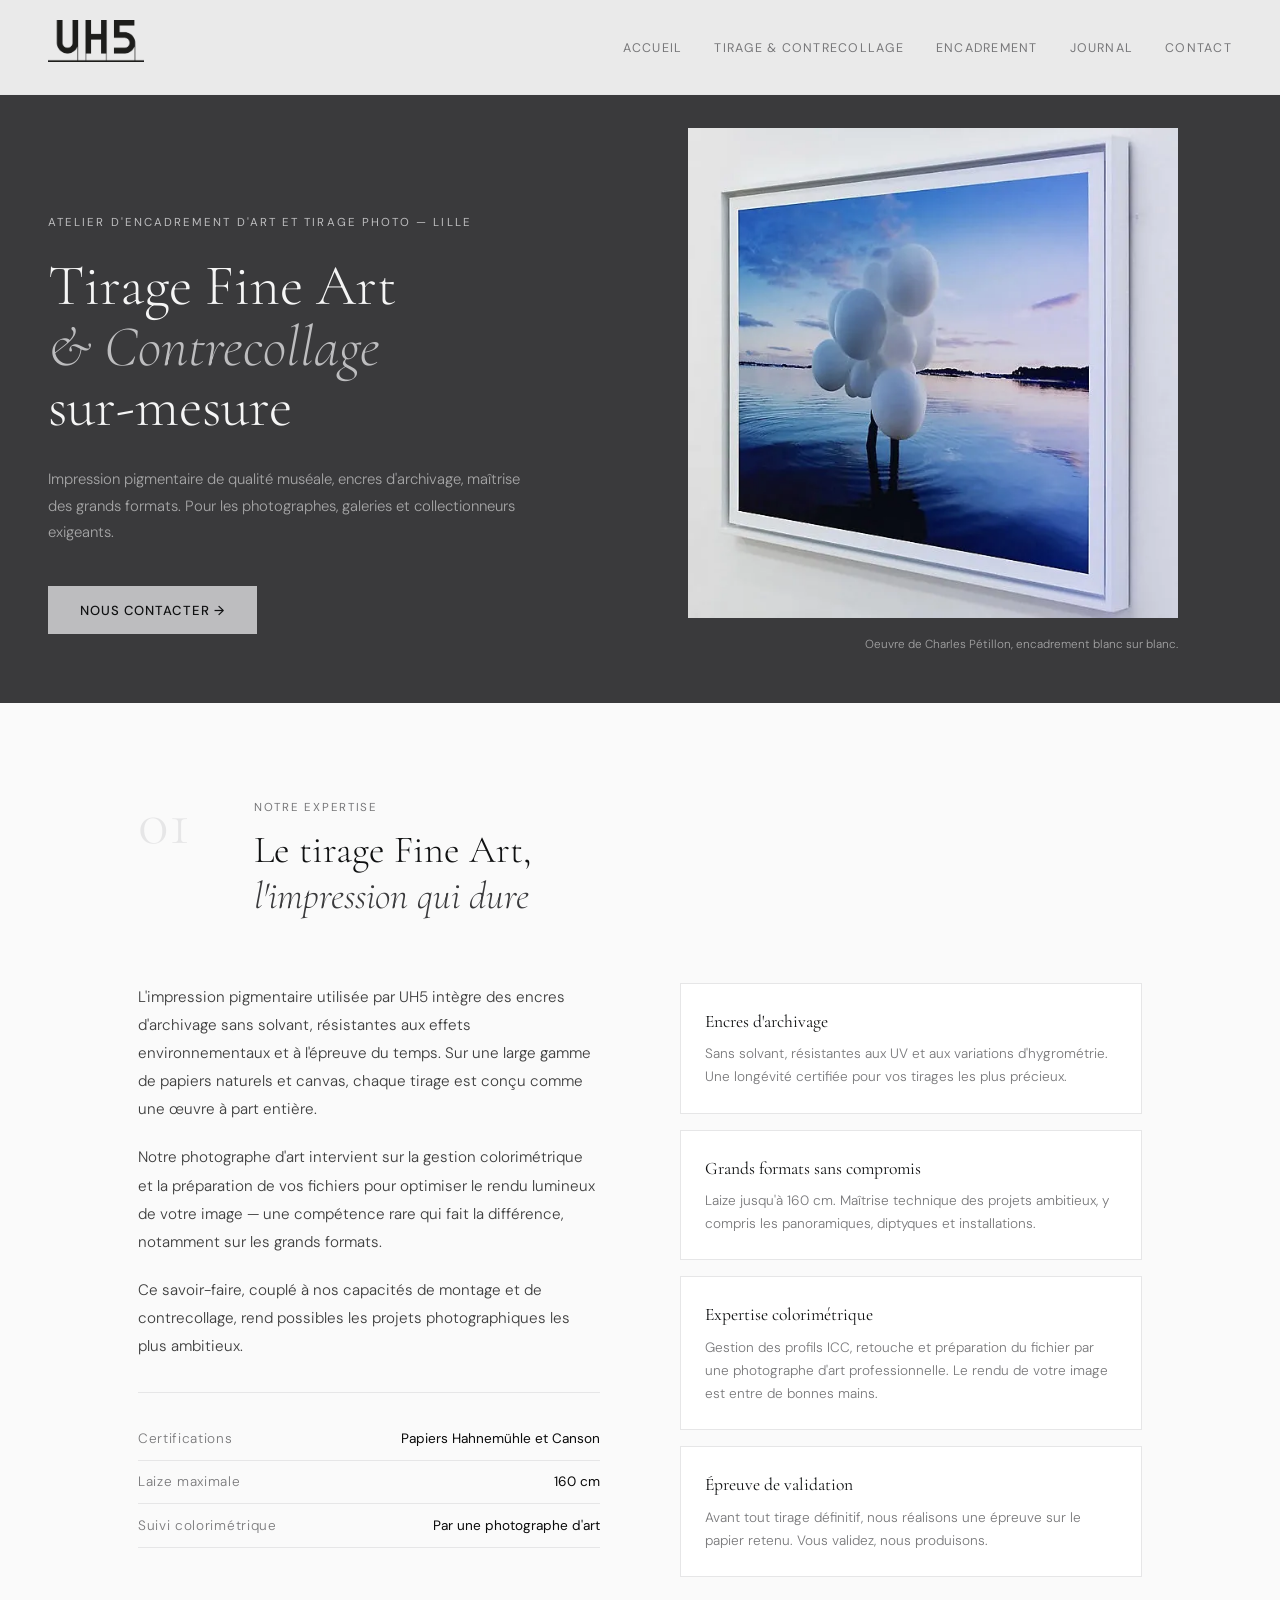
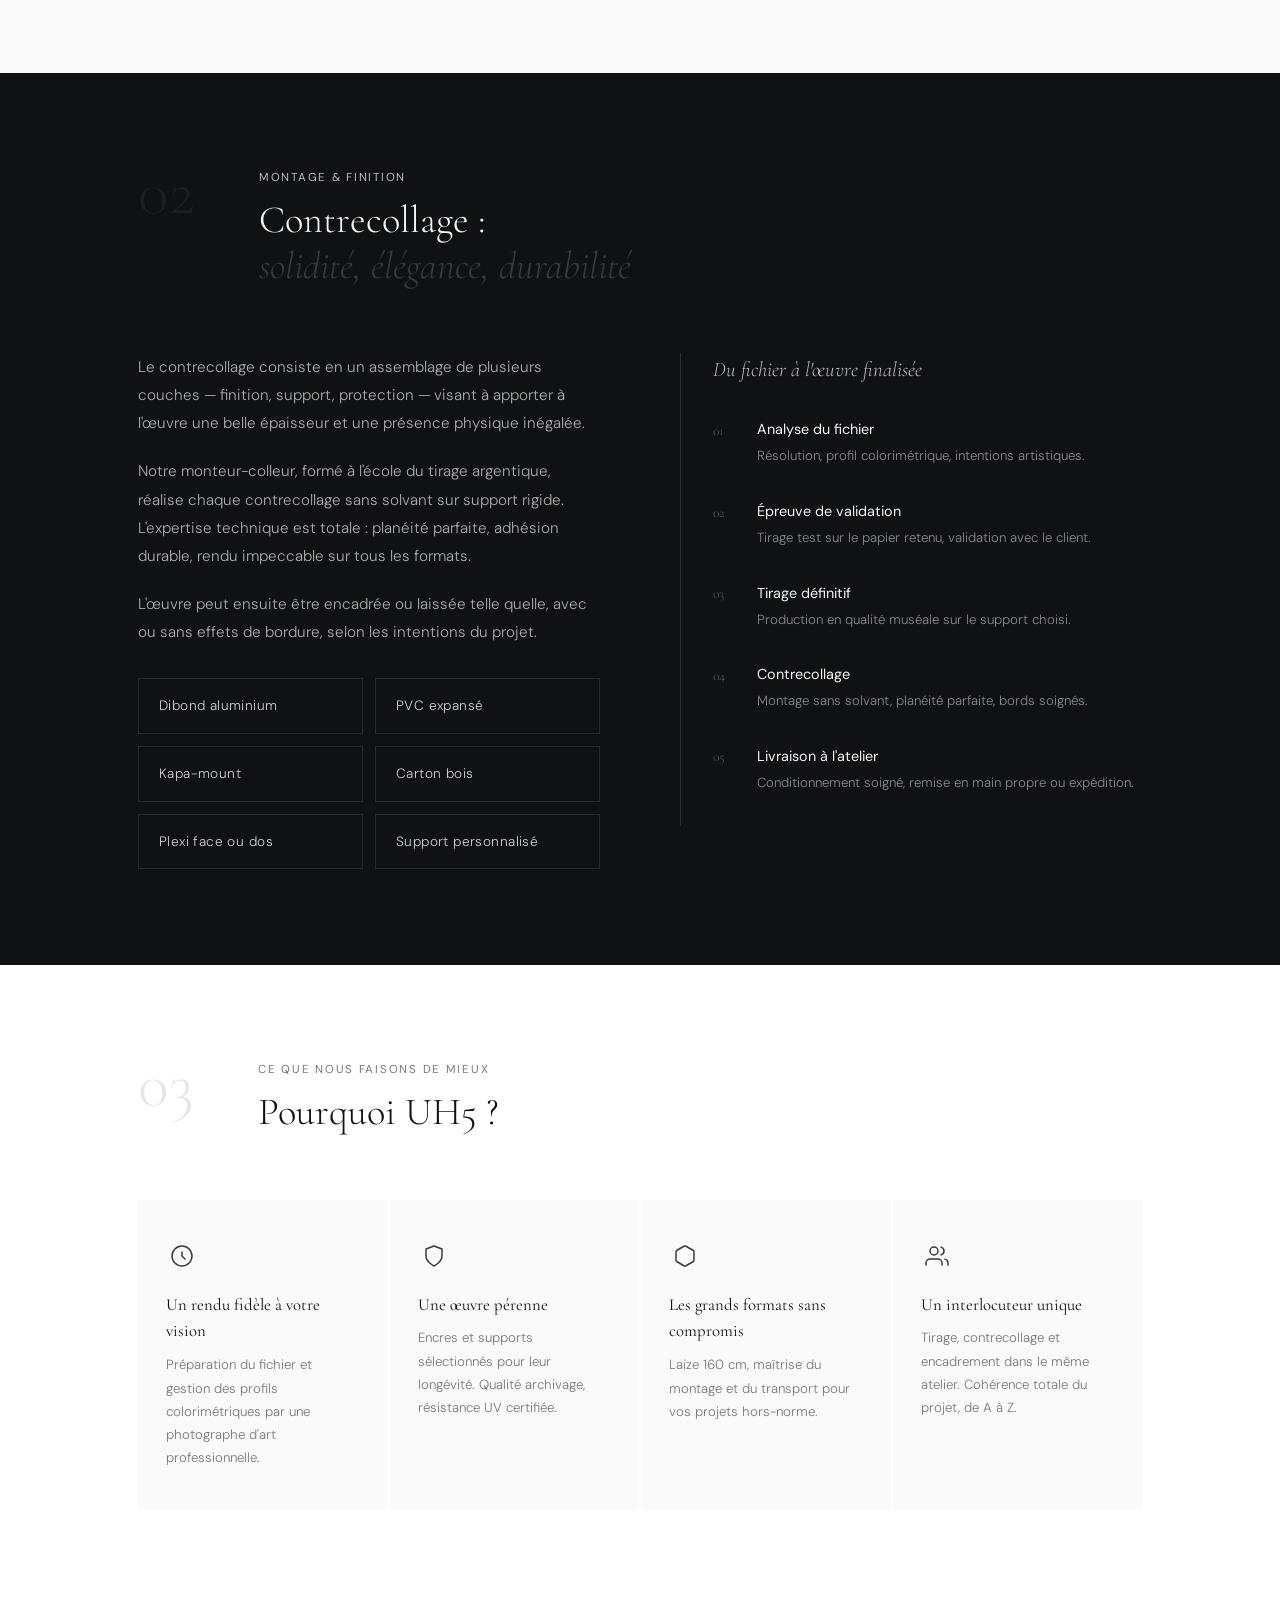
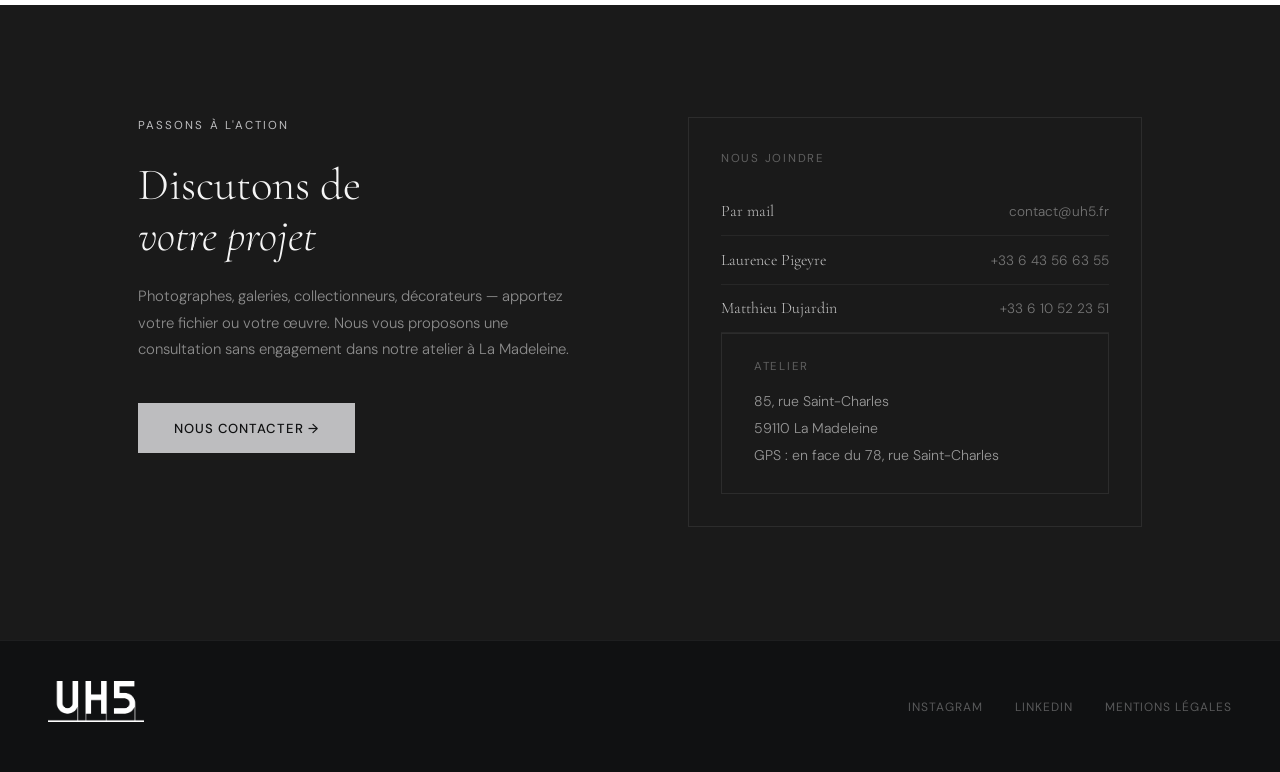
<file: tirage-contrecollage.html>
<!DOCTYPE html>
<html lang="fr">
<head>
  <meta charset="UTF-8">
  <meta name="viewport" content="width=device-width, initial-scale=1.0">
  <title>Tirage Fine Art & Contrecollage à Lille – UH5 Roubaix</title>
  <meta name="description" content="UH5 réalise vos tirages Fine Art et contrecollages sur-mesure à Lille. Qualité muséale, encres d'archivage, grands formats jusqu'à 160 cm. Atelier à La Madeleine (Nord).">
  <meta name="keywords" content="tirage fine art Lille, Laboratoire certifié Hahnemühle et Canson, impression pigmentaire Nord, contrecollage photo Hauts-de-France, tirage qualité muséale Roubaix, grand format photographique, impression archivage photo">
  <link rel="canonical" href="https://www.uh5.fr/tirage-contrecollag.html">
  <link rel="preconnect" href="https://fonts.googleapis.com">
  <link rel="preconnect" href="https://fonts.gstatic.com" crossorigin>
  <link href="https://fonts.googleapis.com/css2?family=Cormorant+Garamond:ital,wght@0,300;0,400;0,500;1,300;1,400&family=DM+Sans:wght@300;400;500&display=swap" rel="stylesheet">
  <link rel="stylesheet" href="style.css">
 <!-- UX NOTE  <script src="https://github.com/ninefortyonestudio/uxnote/releases/download/v1.0.0/uxnote.min-v1.0.0.js"></script> -->
    <link rel="icon" href="./favicon.ico" type="image/x-icon">
  <link rel="shortcut icon" href="./favicon.ico" type="image/x-icon">
 
</head>
<body>

  <!-- Navigation -->
  <nav>
    <a href="/" class="nav-logo"><img class="nav-logo-img" src="img/logo-uh5_250.webp" alt="Logo UH5"></a>
    
    <ul class="nav-links">
      <li><a href="index.html">Accueil</a></li>
      <li><a href="tirage-contrecollage.html">Tirage & Contrecollage</a></li>
      <li><a href="encadrement.html">Encadrement</a></li>
      <li><a href="https://uhcinq.substack.com" target="_blank" rel="nofollow">Journal</a></li>
      <li><a href="#contact">Contact</a></li>
    </ul>

    <button class="nav-burger" id="burger" aria-label="Menu" aria-expanded="false">
      <span></span>
      <span></span>
      <span></span>
    </button>
  </nav>

  <!-- Menu overlay -->
  <div class="nav-menu" id="nav-menu" role="dialog" aria-label="Navigation principale">
    <ul>
      <li><a href="index.html">Accueil</a></li>
      <li><a href="tirage-contrecollage.html">Tirage & Contrecollage</a></li>
      <li><a href="encadrement.html">Encadrement</a></li>
      <li><a href="https://uhcinq.substack.com" target="_blank" rel="nofollow">Journal</a></li>
      <li><a href="#contact">Contact</a></li>
    </ul>
    <div class="nav-menu-footer">
      <div class="nav-menu-address">
        85, rue Saint-Charles<br>
        59110 La Madeleine
      </div>
      <div class="nav-menu-tel">
        +33 6 43 56 63 55<br>
        +33 6 10 52 23 51
      </div>
    </div>
  </div>

  <!-- Hero split -->
  <section class="hero">
    <div class="hero-left">
      <div class="hero-grain"></div>
      <div class="hero-left-content">
        <span class="hero-eyebrow">Atelier d'encadrement d'art et tirage photo — Lille</span>
        <h1 class="hero-title">Tirage Fine Art<br><em>& Contrecollage</em><br>sur-mesure</h1>
         <p class="hero-tagline">Impression pigmentaire de qualité muséale, encres d'archivage, maîtrise des grands formats. Pour les photographes, galeries et collectionneurs exigeants.</p>
         <a href="#contact" class="hero-cta">Nous contacter →</a>
      </div>
    </div>
     <div class="hero-right">
      <div class="hero-right-image-container">
      <img src="img/petillon_DxO2.webp" alt="Atelier UH5 — Encadrement sur-mesure" class="hero-right-image">
       <p class="hero-legende">Oeuvre de Charles Pétillon, encadrement blanc sur blanc.</p>
      </div>
    </div>
  </section>


  <!-- Tirage Fine Art -->
  <section class="tirage-section">
    <div class="container">
      <div class="section-header">
        <div class="section-num">01</div>
        <div>
          <div class="section-label">Notre expertise</div>
          <h2 class="section-title">Le tirage Fine Art,<br><em>l'impression qui dure</em></h2>
        </div>
      </div>
      <div class="tirage-grid">
        <div class="tirage-body">
          <p>L'impression pigmentaire utilisée par UH5 intègre des encres d'archivage sans solvant, résistantes aux effets environnementaux et à l'épreuve du temps. Sur une large gamme de papiers naturels et canvas, chaque tirage est conçu comme une œuvre à part entière.</p>
          <p>Notre photographe d'art intervient sur la gestion colorimétrique et la préparation de vos fichiers pour optimiser le rendu lumineux de votre image — une compétence rare qui fait la différence, notamment sur les grands formats.</p>
          <p>Ce savoir-faire, couplé à nos capacités de montage et de contrecollage, rend possibles les projets photographiques les plus ambitieux.</p>

          <ul class="specs-list">
             <li>
              <span class="spec-key">Certifications</span>
              <span class="spec-val">Papiers Hahnemühle et Canson</span>
            </li>
            <li>
              <span class="spec-key">Laize maximale</span>
              <span class="spec-val">160 cm</span>
            </li>
            <li>
              <span class="spec-key">Suivi colorimétrique</span>
              <span class="spec-val">Par une photographe d'art</span>
            </li>
          </ul>
        </div>
        <div class="tirage-cards">
          <div class="tirage-card">
            <h3>Encres d'archivage</h3>
            <p>Sans solvant, résistantes aux UV et aux variations d'hygrométrie. Une longévité certifiée pour vos tirages les plus précieux.</p>
          </div>
          <div class="tirage-card">
            <h3>Grands formats sans compromis</h3>
            <p>Laize jusqu'à 160 cm. Maîtrise technique des projets ambitieux, y compris les panoramiques, diptyques et installations.</p>
          </div>
          <div class="tirage-card">
            <h3>Expertise colorimétrique</h3>
            <p>Gestion des profils ICC, retouche et préparation du fichier par une photographe d'art professionnelle. Le rendu de votre image est entre de bonnes mains.</p>
          </div>
          <div class="tirage-card">
            <h3>Épreuve de validation</h3>
            <p>Avant tout tirage définitif, nous réalisons une épreuve sur le papier retenu. Vous validez, nous produisons.</p>
          </div>
        </div>
      </div>
    </div>
  </section>

  <!-- Contrecollage -->
  <section class="contrecollage-section">
    <div class="container">
      <div class="section-header">
        <div class="section-num">02</div>
        <div>
          <div class="section-label">Montage & finition</div>
          <h2 class="section-title">Contrecollage :<br><em>solidité, élégance, durabilité</em></h2>
        </div>
      </div>
      <div class="cc-grid">
        <div class="cc-body">
          <p>Le contrecollage consiste en un assemblage de plusieurs couches — finition, support, protection — visant à apporter à l'œuvre une belle épaisseur et une présence physique inégalée.</p>
          <p>Notre monteur-colleur, formé à l'école du tirage argentique, réalise chaque contrecollage sans solvant sur support rigide. L'expertise technique est totale : planéité parfaite, adhésion durable, rendu impeccable sur tous les formats.</p>
          <p>L'œuvre peut ensuite être encadrée ou laissée telle quelle, avec ou sans effets de bordure, selon les intentions du projet.</p>

          <div class="cc-supports">
            <div class="cc-support">Dibond aluminium</div>
            <div class="cc-support">PVC expansé</div>
            <div class="cc-support">Kapa-mount</div>
            <div class="cc-support">Carton bois</div>
            <div class="cc-support">Plexi face ou dos</div>
            <div class="cc-support">Support personnalisé</div>
          </div>
        </div>
        <div class="cc-process">
          <div class="cc-process-title">Du fichier à l'œuvre finalisée</div>
          <div class="cc-step">
            <div class="cc-step-num">01</div>
            <div class="cc-step-content">
              <h4>Analyse du fichier</h4>
              <p>Résolution, profil colorimétrique, intentions artistiques.</p>
            </div>
          </div>
          <div class="cc-step">
            <div class="cc-step-num">02</div>
            <div class="cc-step-content">
              <h4>Épreuve de validation</h4>
              <p>Tirage test sur le papier retenu, validation avec le client.</p>
            </div>
          </div>
          <div class="cc-step">
            <div class="cc-step-num">03</div>
            <div class="cc-step-content">
              <h4>Tirage définitif</h4>
              <p>Production en qualité muséale sur le support choisi.</p>
            </div>
          </div>
          <div class="cc-step">
            <div class="cc-step-num">04</div>
            <div class="cc-step-content">
              <h4>Contrecollage</h4>
              <p>Montage sans solvant, planéité parfaite, bords soignés.</p>
            </div>
          </div>
          <div class="cc-step">
            <div class="cc-step-num">05</div>
            <div class="cc-step-content">
              <h4>Livraison à l'atelier</h4>
              <p>Conditionnement soigné, remise en main propre ou expédition.</p>
            </div>
          </div>
        </div>
      </div>
    </div>
  </section>

  <!-- Benefits -->
  <section class="benefits-section">
    <div class="container">
      <div class="section-header">
        <div class="section-num" style="color: var(--light-gray);">03</div>
        <div>
          <div class="section-label">Ce que nous faisons de mieux</div>
          <h2 class="section-title">Pourquoi UH5 ?</h2>
        </div>
      </div>
      <div class="benefits-grid">
        <div class="benefit-item">
          <div class="benefit-icon">
            <svg width="24" height="24" viewBox="0 0 24 24" fill="none" stroke-width="1.5" stroke-linecap="round" stroke-linejoin="round">
              <circle cx="12" cy="12" r="10"/><path d="M12 8v4l3 3"/>
            </svg>
          </div>
          <h3>Un rendu fidèle à votre vision</h3>
          <p>Préparation du fichier et gestion des profils colorimétriques par une photographe d'art professionnelle.</p>
        </div>
        <div class="benefit-item">
          <div class="benefit-icon">
            <svg width="24" height="24" viewBox="0 0 24 24" fill="none" stroke-width="1.5" stroke-linecap="round" stroke-linejoin="round">
              <path d="M12 22s8-4 8-10V5l-8-3-8 3v7c0 6 8 10 8 10z"/>
            </svg>
          </div>
          <h3>Une œuvre pérenne</h3>
          <p>Encres et supports sélectionnés pour leur longévité. Qualité archivage, résistance UV certifiée.</p>
        </div>
        <div class="benefit-item">
          <div class="benefit-icon">
            <svg width="24" height="24" viewBox="0 0 24 24" fill="none" stroke-width="1.5" stroke-linecap="round" stroke-linejoin="round">
              <path d="M21 16V8a2 2 0 0 0-1-1.73l-7-4a2 2 0 0 0-2 0l-7 4A2 2 0 0 0 3 8v8a2 2 0 0 0 1 1.73l7 4a2 2 0 0 0 2 0l7-4A2 2 0 0 0 21 16z"/>
            </svg>
          </div>
          <h3>Les grands formats sans compromis</h3>
          <p>Laize 160 cm, maîtrise du montage et du transport pour vos projets hors-norme.</p>
        </div>
        <div class="benefit-item">
          <div class="benefit-icon">
            <svg width="24" height="24" viewBox="0 0 24 24" fill="none" stroke-width="1.5" stroke-linecap="round" stroke-linejoin="round">
              <path d="M17 21v-2a4 4 0 0 0-4-4H5a4 4 0 0 0-4 4v2"/><circle cx="9" cy="7" r="4"/><path d="M23 21v-2a4 4 0 0 0-3-3.87"/><path d="M16 3.13a4 4 0 0 1 0 7.75"/>
            </svg>
          </div>
          <h3>Un interlocuteur unique</h3>
          <p>Tirage, contrecollage et encadrement dans le même atelier. Cohérence totale du projet, de A à Z.</p>
        </div>
      </div>
    </div>
  </section>



 <!-- CTA / Contact -->
  <section class="cta-section" id="contact">
    <div class="container">
      <div class="cta-grid">
        <div class="cta-left">
          <div class="cta-eyebrow">Passons à l'action</div>
          <h2 class="cta-title">Discutons de<br><em>votre projet</em></h2>
          <p class="cta-text">Photographes, galeries, collectionneurs, décorateurs — apportez votre fichier ou votre œuvre. Nous vous proposons une consultation sans engagement dans notre atelier à La Madeleine.</p>
          <div class="cta-buttons">
              <a href="mailto:contact@uh5.fr" class="btn-primary">Nous contacter →</a>
            </div>
        </div>
        <div class="cta-right">
          <div class="contact-block">
            <div class="contact-block-title">Nous joindre</div>
            <div class="contact-person">
              <span class="contact-name">Par mail</span>
              <span class="contact-tel">contact@uh5.fr</span>
            </div>
             <div class="contact-person">
              <span class="contact-name">Laurence Pigeyre</span>
               <span><a class="contact-tel" href="tel:0643566355">+33 6 43 56 63 55</a></span>
            </div>
            <div class="contact-person">
              <span class="contact-name">Matthieu Dujardin</span>
              <span><a class="contact-tel" href="tel:0610522351">+33 6 10 52 23 51</a></span>
            </div>
          <div class="address-block">
            <div class="address-title">Atelier</div>
            <div class="address-text">
              85, rue Saint-Charles<br>
              59110 La Madeleine<br>
              GPS : en face du 78, rue Saint-Charles
            </div>
          </div>
        </div>
      </div>
    </div>
  </section>

  <!-- Footer -->
  <footer>
     <span class="footer-logo"><img class="nav-logo-img" src="img/logo-uh5_250_w.webp" alt="Logo UH5"></span>
    
     <ul class="footer-links">
      <li><a href="https://www.instagram.com/uh5_roubaix/">Instagram</a></li>
      <li><a href="https://www.linkedin.com/company/uh5/">Linkedin</a></li>
      <li><a href="mentions_legales.html">Mentions légales</a></li>
      </ul>
  </footer>


  <script>
    const burger = document.getElementById('burger');
    const menu = document.getElementById('nav-menu');

    burger.addEventListener('click', () => {
      const isOpen = menu.classList.toggle('is-open');
      burger.classList.toggle('is-open', isOpen);
      burger.setAttribute('aria-expanded', isOpen);
      document.body.style.overflow = isOpen ? 'hidden' : '';
    });

    // Fermer le menu au clic sur un lien
    menu.querySelectorAll('a').forEach(link => {
      link.addEventListener('click', () => {
        menu.classList.remove('is-open');
        burger.classList.remove('is-open');
        burger.setAttribute('aria-expanded', 'false');
        document.body.style.overflow = '';
      });
    });

    // Fermer avec Échap
    document.addEventListener('keydown', e => {
      if (e.key === 'Escape' && menu.classList.contains('is-open')) {
        menu.classList.remove('is-open');
        burger.classList.remove('is-open');
        burger.setAttribute('aria-expanded', 'false');
        document.body.style.overflow = '';
        burger.focus();
      }
    });
  </script>

</body>
</html>
</file>
<file: style.css>
:root {
      --black: #101112;
      --off-white: #fafafa;
      --warm-gray: #78787a;
      --light-gray: #e6e6e7;
      --accent: #bdbdbf;
      --accent-dark: #3a3a3c;
      --text: #0a0a0a;
      --serif: 'Cormorant Garamond', Georgia, serif;
      --sans: 'DM Sans', sans-serif;
    }

    *, *::before, *::after { box-sizing: border-box; margin: 0; padding: 0; }
    html { scroll-behavior: smooth; }
    body {
      font-family: var(--sans);
      background: var(--off-white);
      color: var(--text);
      font-size: 16px;
      line-height: 1.6;
      -webkit-font-smoothing: antialiased;
    }

    /* ─── NAV ─── */
    nav {
      position: fixed;
      top: 0; left: 0; right: 0;
      z-index: 200;
      display: flex;
      align-items: center;
      justify-content: space-between;
      padding: 1.25rem 3rem;
      background: rgba(250, 250, 250, 0.92);
      backdrop-filter: blur(12px);
      border-bottom: 1px solid var(--light-gray);
    }
    .nav-logo {
      font-family: var(--serif);
      font-size: 1.5rem;
      font-weight: 300;
      letter-spacing: .15em;
      text-transform: uppercase;
      color: var(--black);
      text-decoration: none;
      position: relative;
      z-index: 201;
      
    }

       .nav-logo-img {
      width: 96px;
    }

    /* Burger button & nav links */

    .nav-links {
      display: flex;
      gap: 2rem;
      list-style: none;
    }
    .nav-links a {
      font-size: .78rem;
      font-weight: 400;
      letter-spacing: .1em;
      text-transform: uppercase;
      color: var(--warm-gray);
      text-decoration: none;
      transition: color .2s;
    }
    .nav-links a:hover { color: var(--text); }

    .nav-burger {
      display: flex;
      flex-direction: column;
      justify-content: center;
      gap: 5px;
      width: 32px;
      height: 32px;
      background: none;
      border: none;
      cursor: pointer;
      padding: 0;
      position: relative;
      z-index: 201;
    }
    .nav-burger span {
      display: block;
      height: 1px;
      background: var(--black);
      transition: transform .35s cubic-bezier(.4,0,.2,1), opacity .2s, width .3s;
      transform-origin: center;
    }
    .nav-burger span:nth-child(1) { width: 24px; }
    .nav-burger span:nth-child(2) { width: 16px; }
    .nav-burger span:nth-child(3) { width: 20px; }

    /* Open state */
    .nav-burger.is-open span:nth-child(1) {
      width: 22px;
      transform: translateY(6px) rotate(45deg);
    }
    .nav-burger.is-open span:nth-child(2) {
      opacity: 0;
      transform: scaleX(0);
    }
    .nav-burger.is-open span:nth-child(3) {
      width: 22px;
      transform: translateY(-6px) rotate(-45deg);
    }

    /* Menu overlay */
    .nav-menu {
      position: fixed;
      inset: 0;
      z-index: 199;
      background: rgba(250, 250, 250, 0.98);
      backdrop-filter: blur(20px);
      display: flex;
      flex-direction: column;
      justify-content: center;
      padding: 6rem 3rem 3rem;
      opacity: 0;
      pointer-events: none;
      transition: opacity .35s cubic-bezier(.4,0,.2,1);
    }
    .nav-menu.is-open {
      opacity: 1;
      pointer-events: all;
    }
    .nav-menu ul {
      list-style: none;
      margin-bottom: auto;
    }
    .nav-menu ul li {
      overflow: hidden;
    }
    .nav-menu ul li a {
      display: block;
      font-family: var(--serif);
      font-size: clamp(2rem, 5vw, 3.5rem);
      font-weight: 300;
      color: var(--black);
      text-decoration: none;
      line-height: 1.1;
      padding: .6rem 0;
      border-bottom: 1px solid var(--light-gray);
      transform: translateY(30px);
      opacity: 0;
      transition: color .2s, transform .4s cubic-bezier(.4,0,.2,1), opacity .4s cubic-bezier(.4,0,.2,1);
    }
    .nav-menu ul li a em {
      font-style: italic;
      color: var(--accent-dark);
    }
    .nav-menu.is-open ul li a {
      transform: translateY(0);
      opacity: 1;
    }
    .nav-menu.is-open ul li:nth-child(1) a { transition-delay: .05s; }
    .nav-menu.is-open ul li:nth-child(2) a { transition-delay: .1s; }
    .nav-menu.is-open ul li:nth-child(3) a { transition-delay: .15s; }
    .nav-menu.is-open ul li:nth-child(4) a { transition-delay: .2s; }
    .nav-menu.is-open ul li:nth-child(5) a { transition-delay: .25s; }
    .nav-menu ul li a:hover { color: var(--accent-dark); }
    .nav-menu ul li a.active { color: var(--accent-dark); }

    .nav-menu-footer {
      border-top: 1px solid var(--light-gray);
      padding-top: 2rem;
      display: flex;
      justify-content: space-between;
      align-items: flex-end;
      opacity: 0;
      transform: translateY(10px);
      transition: opacity .4s .3s, transform .4s .3s;
    }
    .nav-menu.is-open .nav-menu-footer {
      opacity: 1;
      transform: translateY(0);
    }
    .nav-menu-address {
      font-size: .75rem;
      letter-spacing: .12em;
      text-transform: uppercase;
      color: var(--warm-gray);
      line-height: 2;
    }
    .nav-menu-tel {
      text-align: right;
      font-size: .78rem;
      font-weight: 300;
      color: var(--warm-gray);
      line-height: 2;
    }

    /* ─── HERO ─── */
    .hero {
      background: var(--accent-dark);
      display: grid;
      grid-template-columns: 1fr 1fr;
      position: relative;
      overflow: hidden;
      padding-bottom: 0;
    }
    .hero-left {
      
      display: block;
      flex-direction: column;
      justify-content: flex-end;
      padding: 7rem 3rem 3rem;
      position: relative;
      overflow: hidden;
    }
    .hero-grain {
      position: absolute;
      inset: 0;
      opacity: .04;
      
    }
    .hero-left-content { position: relative; z-index: 2; }
    .hero-eyebrow {
      display: inline-block;
      font-size: .72rem;
      font-weight: 400;
      letter-spacing: .18em;
      text-transform: uppercase;
      color: var(--accent);
      margin-bottom: 1.5rem;
    }
    .hero-title {
      font-family: var(--serif);
      font-size: clamp(2.8rem, 4.5vw, 5rem);
      font-weight: 300;
      line-height: 1.05;
      color: #f5f5f5;
      margin-bottom: 1.75rem;
    }
    .hero-title em { font-style: italic; color: var(--accent); }
    .hero-tagline {
      font-size: .93rem;
      font-weight: 300;
      color: rgba(255,255,255,.55);
      line-height: 1.8;
      max-width: 90%;
      margin-bottom: 2.5rem;
    }
    .hero-legende {
      font-size: .73rem;
      font-weight: 300;
      color: rgba(255,255,255,.55);
      line-height: 1.8;
      max-width: 90%;
      margin-top: 1rem;
      margin-bottom: 1rem;
      text-align: end;
    }


    .hero-cta {
      display: inline-flex;
      align-items: center;
      gap: .75rem;
      padding: .85rem 2rem;
      background: var(--accent);
      color: var(--black);
      font-size: .82rem;
      font-weight: 500;
      letter-spacing: .08em;
      text-transform: uppercase;
      text-decoration: none;
      transition: background .2s, gap .2s;
    }
    .hero-cta:hover { background: #8c8c8c; gap: 1rem; }


 
    .hero-right {
      display: flex;
      flex-direction: column;
      justify-content: flex-end;
      padding: 2rem 3rem 2rem;
      position: relative;
    }

 .hero-right-image-container {

      display: block;
    }


    .hero-right-image {
      display: block;
      width: 90%;
      aspect-ratio: 1 / 1;
      object-fit: cover;
      
    }

    .hero-right-top {
      position: absolute;
      top: 2rem; left: 3rem; right: 3rem;
    }

    /* ─── LAYOUT ─── */
    .container {
      max-width: 1100px;
      margin: 0 auto;
      padding: 0 3rem;
    }
    section { padding: 6rem 0; }

    .section-header {
      display: flex;
      align-items: flex-start;
      gap: 4rem;
      margin-bottom: 4rem;
    }
    .section-num {
      font-family: var(--serif);
      font-size: 4rem;
      font-weight: 300;
      color: var(--light-gray);
      line-height: 1;
      flex-shrink: 0;
      margin-top: -.5rem;
    }
    .section-label {
      font-size: .72rem;
      font-weight: 400;
      letter-spacing: .15em;
      text-transform: uppercase;
      color: var(--warm-gray);
      margin-bottom: .6rem;
    }
    .section-title {
      font-family: var(--serif);
      font-size: clamp(1.8rem, 3vw, 2.6rem);
      font-weight: 300;
      line-height: 1.2;
      color: var(--black);
    }
    .section-title em { font-style: italic; color: var(--accent-dark); }

    /* ─── QUI SOMMES-NOUS ─── */
    .about-section { background: var(--off-white); }
    .about-grid {
      display: grid;
      grid-template-columns: 1fr 1fr;
      gap: 5rem;
      align-items: center;
    }
    .about-body p {
      font-size: .95rem;
      font-weight: 300;
      line-height: 1.85;
      color: #3d3d3d;
      margin-bottom: 1.25rem;
    }
    .about-values {
      margin-top: 2rem;
      border-top: 1px solid var(--light-gray);
    }
    .about-value {
      display: flex;
      gap: 1.25rem;
      padding: 1.1rem 0;
      border-bottom: 1px solid var(--light-gray);
      align-items: baseline;
    }
    .about-value-label {
      font-size: .72rem;
      letter-spacing: .12em;
      text-transform: uppercase;
      color: var(--accent-dark);
      flex-shrink: 0;
      width: 90px;
    }
    .about-value p {
      font-size: .87rem;
      font-weight: 300;
      color: var(--warm-gray);
      line-height: 1.6;
      margin-bottom: 0;
    }
    .team-grid {
      display: flex;
      flex-direction: column;
      gap: 1px;
      background: var(--light-gray);
    }
    .team-member {
      background: #fff;
      padding: 1.75rem;
      display: flex;
      justify-content: space-between;
      align-items: flex-start;
      gap: 1.5rem;
    }
    .team-member-info { flex: 1; }
    .team-member-name {
      font-family: var(--serif);
      font-size: 1.25rem;
      font-weight: 400;
      color: var(--black);
      margin-bottom: .2rem;
    }
    .team-member-role {
      font-size: .75rem;
      letter-spacing: .1em;
      text-transform: uppercase;
      color: var(--warm-gray);
      margin-bottom: .6rem;
    }
    .team-member-desc {
      font-size: .85rem;
      font-weight: 300;
      color: var(--warm-gray);
      line-height: 1.7;
    }
    .team-member-initial {
      font-family: var(--serif);
      font-size: 3rem;
      font-weight: 300;
      color: var(--light-gray);
      line-height: 1;
      flex-shrink: 0;
    }

    /* ─── SERVICES ─── */
    .services-section { background: var(--off-white); }
    .services-section .section-num { color: var(--light-gray); }
    .services-section .section-label { color: var(--warm-gray); }
    .services-section .section-title { color: var(--black); }
    .services-section .section-title em { color: var(--accent-dark); }
    .services-grid {
      display: grid;
      grid-template-columns: repeat(3, 1fr);
      gap: 1px;
      background: var(--light-gray);
    }
    .service-card {
      background: #ffffff;
      padding: 2.5rem 2rem 2rem;
      display: flex;
      flex-direction: column;
      gap: 1rem;
      transition: background .25s;
      position: relative;
      overflow: hidden;
    }
    .service-card::before {
      content: '';
      position: absolute;
      top: 0; left: 0; right: 0;
      height: 1px;
      background: var(--accent-dark);
      transform: scaleX(0);
      transform-origin: left;
      transition: transform .3s;
    }
    .service-card:hover { background: #f5f5f5; }
    .service-card:hover::before { transform: scaleX(1); }
    .service-card-num {
      font-family: var(--serif);
      font-size: .85rem;
      font-weight: 300;
      color: var(--warm-gray);
      letter-spacing: .1em;
    }
    .service-card h3 {
      font-family: var(--serif);
      font-size: 1.4rem;
      font-weight: 300;
      color: var(--black);
      line-height: 1.2;
    }
    .service-card p {
      font-size: .85rem;
      font-weight: 300;
      color: var(--warm-gray);
      line-height: 1.75;
      flex: 1;
    }
    .service-card-link {
      display: inline-flex;
      align-items: center;
      gap: .5rem;
      font-size: .78rem;
      letter-spacing: .1em;
      text-transform: uppercase;
      color: var(--accent-dark);
      text-decoration: none;
      transition: gap .2s;
      margin-top: .5rem;
    }
    .service-card-link:hover { gap: .8rem; }
    .service-specs {
      margin-top: .5rem;
      padding-top: 1.25rem;
      border-top: 1px solid var(--light-gray);
      display: flex;
      flex-direction: column;
      gap: .4rem;
    }
    .service-spec {
      font-size: .78rem;
      font-weight: 300;
      color: var(--warm-gray);
      display: flex;
      align-items: center;
      gap: .5rem;
    }
    .service-spec::before {
      content: '·';
      color: var(--accent-dark);
    }

    /* ─── ENGAGEMENT ─── */
    .engagement-section { background: var(--off-white);  }
    .engagement-grid {
      display: grid;
      grid-template-columns: repeat(4, 1fr);
      gap: 2px;
      background: var(--light-gray);
    }
    .engagement-item {
      background: var(--off-white);
      padding: 2.5rem 2rem;
      transition: background .2s;
    }
    .engagement-item:hover { background: #ececec; }
    .engagement-num {
      font-family: var(--serif);
      font-size: 2.5rem;
      font-weight: 300;
      color: var(--accent);
      line-height: 1;
      margin-bottom: 1rem;
    }
    .engagement-item h3 {
      font-family: var(--serif);
      font-size: 1.1rem;
      font-weight: 400;
      color: var(--black);
      margin-bottom: .5rem;
    }
    .engagement-item p {
      font-size: .85rem;
      font-weight: 300;
      color: var(--warm-gray);
      line-height: 1.75;
    }
   .divide-section { background: var(--light-gray);padding: 0; height: 1px; margin-right: 3rem;margin-left: 3rem;}

    /* ─── RÉFÉRENCES ─── */
    .ref-section { background: var(--off-white); }

    .ref-header {
      display: flex;
      align-items: flex-start;
      gap: 4rem;
      margin-bottom: 4rem;
    }
    .ref-num {
      font-family: var(--serif);
      font-size: 4rem;
      font-weight: 300;
      color: var(--light-gray);
      line-height: 1;
      flex-shrink: 0;
      margin-top: -.5rem;
    }
    .ref-label {
      font-size: .72rem;
      font-weight: 400;
      letter-spacing: .15em;
      text-transform: uppercase;
      color: var(--warm-gray);
      margin-bottom: .6rem;
    }
    .ref-title {
      font-family: var(--serif);
      font-size: clamp(1.8rem, 3vw, 2.6rem);
      font-weight: 300;
      line-height: 1.2;
      color: var(--black);
    }
    .ref-title em { font-style: italic; color: var(--accent-dark); }
    .ref-subtitle {
      font-family: var(--sans);
      font-style: italic;
      font-size: .95rem;
      line-height: 1.85;
      font-weight: 300;
      color: #3d3d3d;
      margin-top: 1.25rem;
      margin-bottom: 1.25rem;

    }

    .ref-body {
      display: grid;
      grid-template-columns: 1fr 1fr;
      gap: 5rem;
      align-items: start;
    }

    /* Photos */
    .ref-photos {
      display: grid;
      grid-template-columns: 1fr 1fr;
      gap: 8px;
    }
    .ref-photo {
      background: var(--light-gray);
      overflow: hidden;
      aspect-ratio: 1 / 1;
    }
    .ref-photo--large {
      grid-column: span 2;
      aspect-ratio: 2 / 1;
    }
    .ref-photo img {
      width: 100%;
      height: 100%;
      object-fit: cover;
      display: block;
    }

    /* Clients */
    .ref-right {
      display: contents;
    }
    .ref-clients {
      grid-column: 2;
      grid-row: 1;
    }
    .ref-clients-label {
      font-size: .72rem;
      font-weight: 400;
      letter-spacing: .15em;
      text-transform: uppercase;
      color: var(--warm-gray);
      margin-bottom: 1.25rem;
    }
    .ref-clients-list {
      display: flex;
      flex-wrap: wrap;
      align-items: center;
      gap: .35rem .1rem;
      line-height: 1.8;
    }
    .ref-client-name {
      font-family: var(--serif);
      font-size: 1.1rem;
      font-weight: 400;
      color: var(--text);
    }
    .ref-client-sep {
      display: inline-block;
      width: 5px;
      height: 5px;
      border-radius: 50%;
      background: var(--accent);
      flex-shrink: 0;
      margin: 0 .5rem;
      vertical-align: middle;
    }

    /* Témoignage */
    .ref-testimonial {
      grid-column: 1 / -1;
      grid-row: 2;
      justify-self: center;
      text-align: center;
      max-width: 600px;
      margin-top: 2rem;
      padding: 2rem;
      border: 1px solid var(--light-gray);
      background: #fff;
      position: relative;
    }
    .ref-testimonial::before {
      content: '\201C';
      font-family: var(--serif);
      font-size: 5rem;
      font-weight: 300;
      line-height: .8;
      color: var(--light-gray);
      position: absolute;
      top: 1.25rem;
      left: 50%;
      transform: translateX(-50%);
      pointer-events: none;
    }
    .ref-testimonial-text {
      font-family: var(--serif);
      font-size: 1.15rem;
      font-weight: 300;
      font-style: italic;
      line-height: 1.7;
      color: var(--text);
      padding-top: 2rem;
      position: relative;
      z-index: 1;
    }
    .ref-testimonial-author {
      display: flex;
      flex-direction: column;
      align-items: center;
      margin-top: 1.25rem;
      padding-top: 1.25rem;
      border-top: 1px solid var(--light-gray);
    }
    .ref-testimonial-name {
      font-size: .88rem;
      font-weight: 400;
      color: var(--text);
    }
    .ref-testimonial-role {
      font-size: .75rem;
      letter-spacing: .1em;
      text-transform: uppercase;
      color: var(--warm-gray);
      margin-top: .15rem;
    }

      /* TIRAGE SECTION */
    .tirage-section { background: var(--off-white); }
    .tirage-grid {
      display: grid;
      grid-template-columns: 1fr 1fr;
      gap: 5rem;
      align-items: start;
    }
    .tirage-body p {
      font-size: .95rem;
      font-weight: 300;
      line-height: 1.85;
      color: #3d3d3d;
      margin-bottom: 1.25rem;
    }
    .specs-list {
      list-style: none;
      margin-top: 2rem;
      border-top: 1px solid var(--light-gray);
      padding-top: 1.5rem;
    }
    .specs-list li {
      display: flex;
      justify-content: space-between;
      align-items: baseline;
      padding: .65rem 0;
      border-bottom: 1px solid var(--light-gray);
      font-size: .85rem;
    }
    .specs-list .spec-key {
      font-weight: 300;
      color: var(--warm-gray);
      letter-spacing: .05em;
    }
    .specs-list .spec-val {
      font-weight: 400;
      color: var(--text);
      text-align: right;
    }
    .tirage-cards {
      display: flex;
      flex-direction: column;
      gap: 1rem;
    }
    .tirage-card {
      padding: 1.5rem;
      border: 1px solid var(--light-gray);
      background: #fff;
      position: relative;
      transition: border-color .2s;
    }
    .tirage-card:hover { border-color: var(--accent); }
    .tirage-card::before {
      content: '';
      position: absolute;
      top: 0; left: 0;
      width: 2px; height: 100%;
      background: var(--accent);
      transform: scaleY(0);
      transform-origin: top;
      transition: transform .25s;
    }
    .tirage-card:hover::before { transform: scaleY(1); }
    .tirage-card h3 {
      font-family: var(--serif);
      font-size: 1.1rem;
      font-weight: 400;
      margin-bottom: .4rem;
      color: var(--black);
    }
    .tirage-card p {
      font-size: .85rem;
      font-weight: 300;
      color: var(--warm-gray);
      line-height: 1.7;
    }

    /* CONTRE-COLLAGE */
    .contrecollage-section {
      background: var(--black);
      color: #f5f5f5;
    }
    .contrecollage-section .section-num { color: rgba(255,255,255,.06); }
    .contrecollage-section .section-label { color: var(--accent); }
    .contrecollage-section .section-title { color: #f5f5f5; }
    .cc-grid {
      display: grid;
      grid-template-columns: 1fr 1fr;
      gap: 5rem;
      align-items: start;
    }
    .cc-body p {
      font-size: .95rem;
      font-weight: 300;
      line-height: 1.85;
      color: rgba(255,255,255,.65);
      margin-bottom: 1.25rem;
    }
    .cc-supports {
      display: grid;
      grid-template-columns: 1fr 1fr;
      gap: .75rem;
      margin-top: 2rem;
    }
    .cc-support {
      padding: 1rem 1.25rem;
      border: 1px solid rgba(255,255,255,.1);
      font-size: .85rem;
      font-weight: 300;
      color: rgba(255,255,255,.8);
      letter-spacing: .03em;
    }
    .cc-process {
      padding-left: 2rem;
      border-left: 1px solid rgba(160,160,163,.2);
    }
    .cc-process-title {
      font-family: var(--serif);
      font-size: 1.3rem;
      font-weight: 300;
      color: var(--accent);
      margin-bottom: 2rem;
      font-style: italic;
    }
    .cc-step {
      display: flex;
      gap: 1.25rem;
      margin-bottom: 2rem;
    }
    .cc-step-num {
      font-family: var(--serif);
      font-size: .85rem;
      font-weight: 300;
      color: rgba(160,160,163,.5);
      padding-top: .1rem;
      flex-shrink: 0;
      width: 24px;
    }
    .cc-step-content h4 {
      font-size: .9rem;
      font-weight: 400;
      color: #f5f5f5;
      margin-bottom: .25rem;
    }
    .cc-step-content p {
      font-size: .83rem;
      font-weight: 300;
      color: rgba(255,255,255,.5);
      line-height: 1.7;
      margin-bottom: 0;
    }

    /* BENEFITS */
    .benefits-section { background: #fff; }
    .benefits-grid {
      display: grid;
      grid-template-columns: repeat(4, 1fr);
      gap: 2px;
    }
    .benefit-item {
      padding: 2.5rem 1.75rem;
      background: var(--off-white);
      transition: background .2s;
    }
    .benefit-item:hover { background: #ececec; }
    .benefit-icon {
      width: 32px;
      height: 32px;
      margin-bottom: 1.25rem;
      display: flex;
      align-items: center;
      justify-content: center;
    }
    .benefit-icon svg { stroke: var(--accent-dark); }
    .benefit-item h3 {
      font-family: var(--serif);
      font-size: 1.05rem;
      font-weight: 400;
      color: var(--black);
      margin-bottom: .5rem;
    }
    .benefit-item p {
      font-size: .83rem;
      font-weight: 300;
      color: var(--warm-gray);
      line-height: 1.75;
    }

   

    /* ─── CTA FINAL ─── */
     
    .cta-section {
      background: #1a1a1a;
      padding: 7rem 0;
    }
    .cta-grid {
      display: grid;
      grid-template-columns: 1fr 1fr;
      gap: 6rem;
      align-items: start;
    }
    .cta-left { }
    .cta-eyebrow {
      font-size: .72rem;
      letter-spacing: .18em;
      text-transform: uppercase;
      color: var(--accent);
      margin-bottom: 1.5rem;
    }
    .cta-title {
      font-family: var(--serif);
      font-size: clamp(2rem, 3.5vw, 3rem);
      font-weight: 300;
      color: #f5f5f5;
      line-height: 1.15;
      margin-bottom: 1.25rem;
    }
    .cta-title em { font-style: italic; }
    .cta-text {
      font-size: .93rem;
      font-weight: 300;
      color: rgba(255,255,255,.5);
      line-height: 1.8;
      margin-bottom: 2.5rem;
    }
    .cta-buttons {
      display: flex;
      gap: 1rem;
      flex-wrap: wrap;
    }
    .btn-primary {
      display: inline-flex;
      align-items: center;
      gap: .6rem;
      padding: .9rem 2.25rem;
      background: var(--accent);
      color: var(--black);
      font-size: .82rem;
      font-weight: 500;
      letter-spacing: .08em;
      text-transform: uppercase;
      text-decoration: none;
      transition: background .2s;
    }
    .btn-primary:hover { background: #8c8c8c; }
    .btn-secondary {
      display: inline-flex;
      align-items: center;
      gap: .6rem;
      padding: .9rem 2.25rem;
      border: 1px solid rgba(255,255,255,.15);
      color: rgba(255,255,255,.65);
      font-size: .82rem;
      font-weight: 400;
      letter-spacing: .08em;
      text-transform: uppercase;
      text-decoration: none;
      transition: border-color .2s, color .2s;
    }
    .btn-secondary:hover { border-color: rgba(255,255,255,.4); color: #f5f5f5; }

    .cta-right { }
    .contact-block {
      padding: 2rem;
      border: 1px solid rgba(255,255,255,.08);
      margin-bottom: 1px;
    }
    .contact-block-title {
      font-size: .72rem;
      letter-spacing: .15em;
      text-transform: uppercase;
      color: rgba(255,255,255,.3);
      margin-bottom: 1.25rem;
    }
    .contact-person {
      display: flex;
      justify-content: space-between;
      align-items: baseline;
      padding: .65rem 0;
      border-bottom: 1px solid rgba(255,255,255,.06);
    }
    .contact-person:last-child { border-bottom: none; }
    .contact-name {
      font-family: var(--serif);
      font-size: 1rem;
      font-weight: 300;
      color: rgba(255,255,255,.75);
    }
    .contact-tel {
      font-size: .85rem;
      font-weight: 300;
      color: rgba(255,255,255,.4);
      text-decoration: none;
      
      ;
    }
    .address-block {
      padding: 1.5rem 2rem;
      border: 1px solid rgba(255,255,255,.08);
    }
    .address-title {
      font-size: .72rem;
      letter-spacing: .15em;
      text-transform: uppercase;
      color: rgba(255,255,255,.3);
      margin-bottom: .75rem;
    }
    .address-text {
      font-size: .88rem;
      font-weight: 300;
      color: rgba(255,255,255,.55);
      line-height: 1.9;
    }

    /* ─── FOOTER ─── */
    footer {
      background: var(--black);
      padding: 2.5rem 3rem;
      display: flex;
      align-items: center;
      justify-content: space-between;
      border-top: 1px solid rgba(255,255,255,.06);
    }
    .footer-logo {
      font-family: var(--serif);
      font-size: 1.1rem;
      font-weight: 300;
      letter-spacing: .18em;
      text-transform: uppercase;
      color: rgba(255,255,255,.4);
    }
    .footer-links {
      display: flex;
      gap: 2rem;
      list-style: none;
    }
    .footer-links a {
      font-size: .75rem;
      letter-spacing: .08em;
      text-transform: uppercase;
      color: rgba(255,255,255,.3);
      text-decoration: none;
      transition: color .2s;
    }
    .footer-links a:hover { color: rgba(255,255,255,.7); }

    /* ─── ANIMATIONS ─── */
    @keyframes fadeUp {
      from { opacity: 0; transform: translateY(20px); }
      to { opacity: 1; transform: translateY(0); }
    }
    .hero-eyebrow { animation: fadeUp .7s ease both; }
    .hero-title { animation: fadeUp .7s .15s ease both; }
    .hero-tagline { animation: fadeUp .7s .3s ease both; }
    .hero-cta { animation: fadeUp .7s .45s ease both; }
    .hero-right-image {animation: fadeUp .7s .45s ease both; }
    .hero-legende {animation: fadeUp .7s .45s ease both; }


    /* ─── RESPONSIVE ─── */
    @media (max-width: 960px) {
    
      nav { padding: 1rem 1.5rem; }
      .nav-menu { padding: 6rem 1rem 2rem; }
      .hero { grid-template-columns: 1fr; min-height: auto; }
      .hero-left { min-height: 60vh; padding: 7rem 1.5rem 4rem; }
      .hero-right { padding: 3rem 1.5rem; }
      .hero-right-top { position: static; margin-bottom: 2rem; }
      .container { padding: 0 1.5rem; }
      section { padding: 3rem 0; }
      .about-grid { grid-template-columns: 1fr; gap: 3rem; }
      .benefits-grid { grid-template-columns: 1fr; }
      .tirage-grid { grid-template-columns: 1fr; }
      .cc-grid { grid-template-columns: 1fr; }
      .services-grid { grid-template-columns: 1fr; }
      .engagement-grid { grid-template-columns: 1fr 1fr; }
      .section-header { gap: 1.5rem; }
      .section-num { font-size: 2.5rem; }
      .cta-grid { grid-template-columns: 1fr; gap: 3rem; }
      footer { flex-direction: column; gap: 1.5rem; text-align: center; }
      .footer-links { justify-content: center; }
       .ref-header { gap: 1.5rem; }
      .ref-num { font-size: 2.5rem; }
      .ref-body { grid-template-columns: 1fr; gap: 3rem; }
      .ref-clients { grid-column: 1; grid-row: auto; }
      .ref-testimonial { grid-column: 1; grid-row: auto; max-width: 100%; margin-top: 0; }
    }
    
    @media (max-width: 600px) {
      .engagement-grid { grid-template-columns: 1fr; }

    }
    
    

    @media (width > 960px) {
    .nav-links {
    display : flex ;
      }
    .nav-burger {
    display : none ;
      }
    .hero-right {
      display : flex;
    }
    }

     @media (width < 960px) {
   
    .nav-links {
    display : none ;
      }
    .nav-burger {
    display : flex ;  
    }
    .hero-right {
      display : none;
    }
     }
</file>
